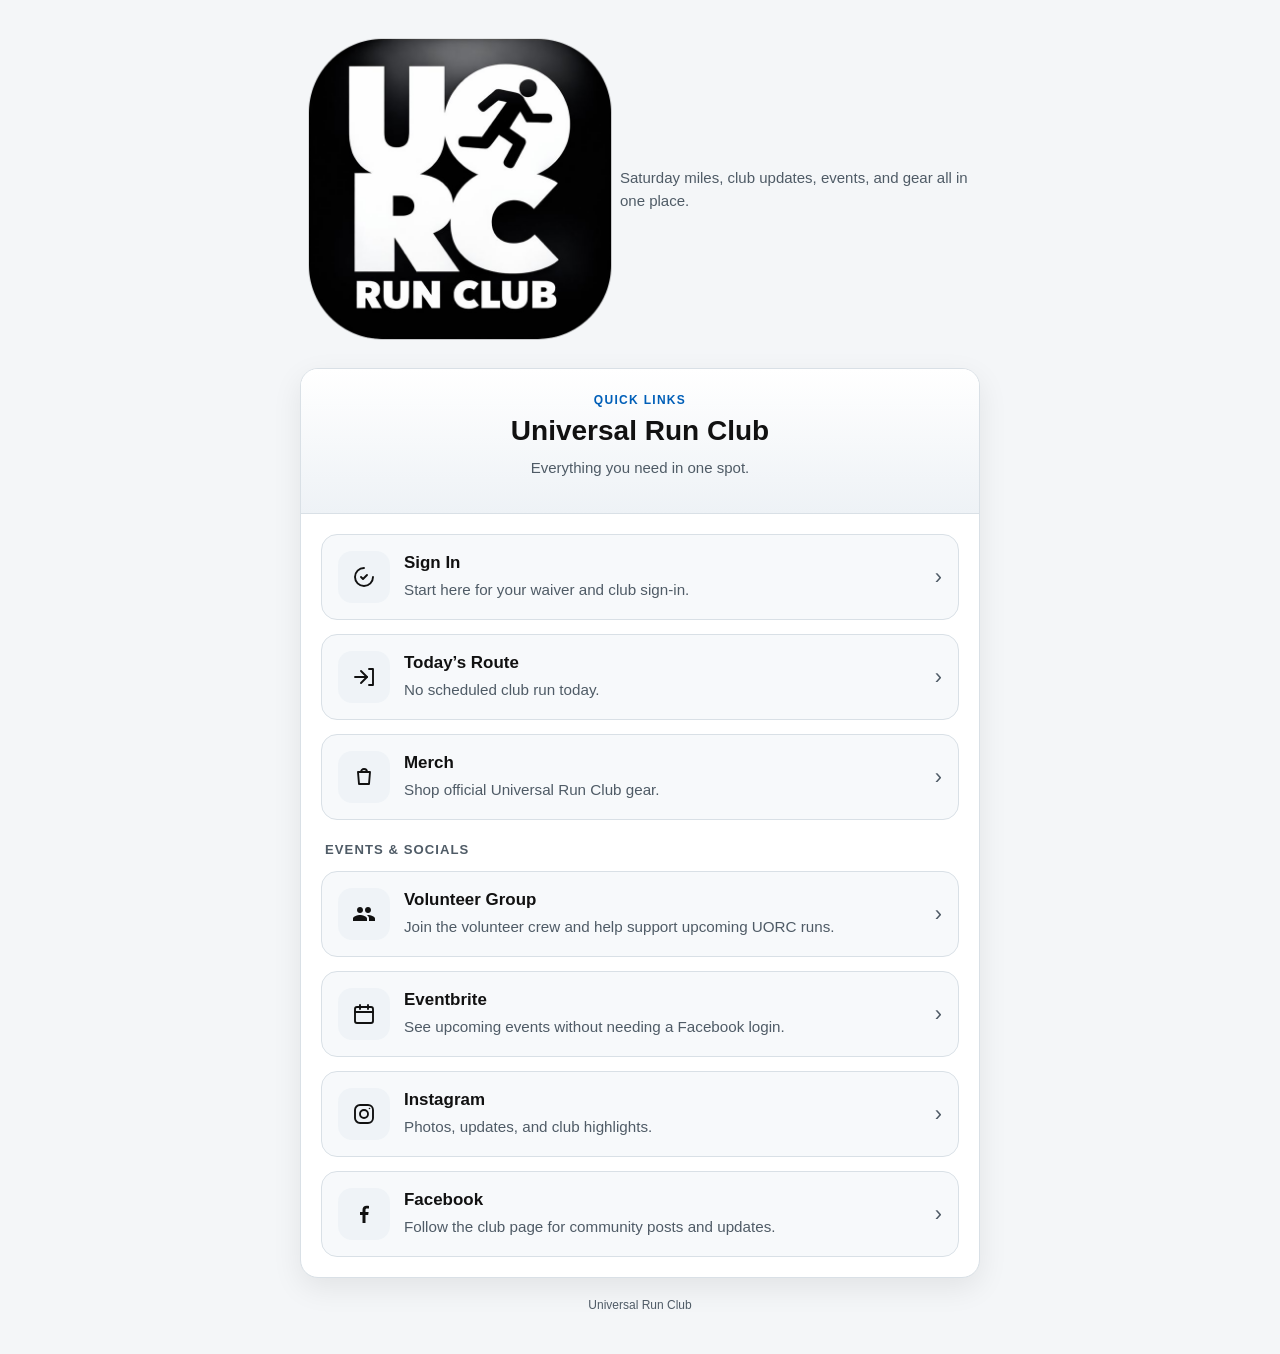
<file: index.html>
<!DOCTYPE html>
<html lang="en">
<head>
  <meta charset="UTF-8">
  <meta
    name="viewport"
    content="width=device-width, initial-scale=1.0, viewport-fit=cover"
  >
  <title>UORC Run Club</title>
  
  <link rel="manifest" href="/manifest.webmanifest">
  <meta name="apple-mobile-web-app-title" content="UORC">
  <meta name="application-name" content="UORC">

  <link rel="stylesheet" href="css/styles.css">
  <link rel="stylesheet" href="css/landing.css">

  <link rel="apple-touch-icon" sizes="180x180" href="assets/uorc_app_icon_black.png">
  <link rel="apple-touch-icon" sizes="167x167" href="assets/uorc_app_icon_black.png">
  <link rel="apple-touch-icon" sizes="152x152" href="assets/uorc_app_icon_black.png">
  <link rel="apple-touch-icon" sizes="120x120" href="assets/uorc_app_icon_black.png">
  <link rel="icon" type="image/png" href="assets/uorc_app_icon_black.png">
  
  <meta name="apple-web-app-capable" content="yes">
  <meta name="apple-mobile-web-app-title" content="UORC">
  
</head>
<body>
  <main class="container landing-page">
    <section class="landing-hero">
      <img
        id="landingLogo"
        class="landing-logo"
        src="assets/uorc_app_icon_black.png"
        alt="UORC Run Club Logo"
      >
            <p class="subtext landing-tagline">
        Saturday miles, club updates, events, and gear all in one place.
      </p>
    </section>

    <section class="card landing-card-shell">
      <div class="header landing-header">
        <div class="eyebrow">Quick Links</div>
        <h1>Universal Run Club</h1>
        <p class="subtext">
          Everything you need in one spot.
        </p>
      </div>

      <div class="content landing-links">
        <a class="landing-link landing-link-primary" href="waiver.html">
          <span class="landing-link-icon" aria-hidden="true">
            <svg viewBox="0 0 24 24" fill="none" stroke="currentColor" stroke-width="1.9" stroke-linecap="round" stroke-linejoin="round">
              <path d="M9 12l2 2 4-4"></path>
              <path d="M21 12c0 4.97-4.03 9-9 9s-9-4.03-9-9 4.03-9 9-9"></path>
            </svg>
          </span>
          <span class="landing-link-copy">
            <span class="landing-link-title">Sign In</span>
            <span class="landing-link-text">Start here for your waiver and club sign-in.</span>
          </span>
          <span class="landing-link-arrow" aria-hidden="true">›</span>
        </a>
        
        <a id="todayRouteTile" class="landing-link" href="#" target="_blank" rel="noopener noreferrer" hidden>
          <span class="landing-link-icon" aria-hidden="true">
            <svg viewBox="0 0 24 24" fill="none" stroke="currentColor" stroke-width="1.9" stroke-linecap="round" stroke-linejoin="round">
              <path d="M9 18l6-6-6-6"></path>
              <path d="M3 12h12"></path>
              <path d="M17 4h4v16h-4"></path>
            </svg>
          </span>
          <span class="landing-link-copy">
            <span id="todayRouteTitle" class="landing-link-title">Today’s Route</span>
            <span id="todayRouteText" class="landing-link-text">Checking today’s route...</span>
          </span>
          <span class="landing-link-arrow" aria-hidden="true">›</span>
        </a>
        
        <a
          class="landing-link"
          href="https://universalrunclub.shop/"
          target="_blank"
          rel="noopener noreferrer"
        >
          <span class="landing-link-icon" aria-hidden="true">
            <svg viewBox="0 0 24 24" fill="none" stroke="currentColor" stroke-width="1.9" stroke-linecap="round" stroke-linejoin="round">
              <path d="M6 7h12l-1 12H7L6 7z"></path>
              <path d="M9 7a3 3 0 0 1 6 0"></path>
            </svg>
          </span>
          <span class="landing-link-copy">
            <span class="landing-link-title">Merch</span>
            <span class="landing-link-text">Shop official Universal Run Club gear.</span>
          </span>
          <span class="landing-link-arrow" aria-hidden="true">›</span>
        </a>

        <div class="landing-section-label">Events & Socials</div>
        
        <a
          class="landing-link landing-link-volunteer"
          href="https://www.facebook.com/groups/1417265726030254/"
          target="_blank"
          rel="noopener noreferrer"
        >
          <span class="landing-link-icon" aria-hidden="true">
            <svg viewBox="0 0 24 24" fill="currentColor" aria-hidden="true">
              <path d="M16 11c1.7 0 3-1.3 3-3s-1.3-3-3-3-3 1.3-3 3 1.3 3 3 3zm-8 0c1.7 0 3-1.3 3-3S9.7 5 8 5 5 6.3 5 8s1.3 3 3 3zm0 2c-2.3 0-7 1.2-7 3.5V19h14v-2.5C15 14.2 10.3 13 8 13zm8 0c-.3 0-.7 0-1.1.1 1.2.8 2.1 1.9 2.1 3.4V19h6v-2.5c0-2.3-4.7-3.5-7-3.5z"/>
            </svg>
          </span>
        
          <span class="landing-link-copy">
            <span class="landing-link-title">Volunteer Group</span>
            <span class="landing-link-text">Join the volunteer crew and help support upcoming UORC runs.</span>
          </span>
        
          <span class="landing-link-arrow" aria-hidden="true">›</span>
        </a>
        
        <a
          class="landing-link landing-link-featured"
          href="https://www.eventbrite.com/e/universal-5k-saturday-mornings-presented-by-universal-run-club-tickets-1977950618545?utm-campaign=social&utm-content=attendeeshare&utm-medium=discovery&utm-term=listing&utm-source=cp&aff=ebdsshcopyurl"
          target="_blank"
          rel="noopener noreferrer"
        >
          <span class="landing-link-icon" aria-hidden="true">
            <svg viewBox="0 0 24 24" fill="none" stroke="currentColor" stroke-width="1.9" stroke-linecap="round" stroke-linejoin="round">
              <rect x="3" y="5" width="18" height="16" rx="2"></rect>
              <path d="M8 3v4"></path>
              <path d="M16 3v4"></path>
              <path d="M3 10h18"></path>
            </svg>
          </span>
          <span class="landing-link-copy">
            <span class="landing-link-title">Eventbrite</span>
            <span class="landing-link-text">See upcoming events without needing a Facebook login.</span>
          </span>
          <span class="landing-link-arrow" aria-hidden="true">›</span>
        </a>

        <a
          class="landing-link"
          href="https://www.instagram.com/universalrunclub"
          target="_blank"
          rel="noopener noreferrer"
        >
          <span class="landing-link-icon" aria-hidden="true">
            <svg viewBox="0 0 24 24" fill="none" stroke="currentColor" stroke-width="1.9" stroke-linecap="round" stroke-linejoin="round">
              <rect x="3" y="3" width="18" height="18" rx="5"></rect>
              <circle cx="12" cy="12" r="4"></circle>
              <circle cx="17.5" cy="6.5" r="0.8" fill="currentColor" stroke="none"></circle>
            </svg>
          </span>
          <span class="landing-link-copy">
            <span class="landing-link-title">Instagram</span>
            <span class="landing-link-text">Photos, updates, and club highlights.</span>
          </span>
          <span class="landing-link-arrow" aria-hidden="true">›</span>
        </a>

        <a
          class="landing-link"
          href="https://www.facebook.com/profile.php?id=100093467404536"
          target="_blank"
          rel="noopener noreferrer"
        >
          <span class="landing-link-icon" aria-hidden="true">
            <svg viewBox="0 0 24 24" fill="currentColor" aria-hidden="true">
              <path d="M13.5 21v-8h2.7l.4-3h-3.1V8.1c0-.9.2-1.5 1.5-1.5H17V3.9c-.4-.1-1.3-.1-2.4-.1-2.4 0-4.1 1.4-4.1 4.1V10H8v3h2.5v8h3z"/>
            </svg>
          </span>
          <span class="landing-link-copy">
            <span class="landing-link-title">Facebook</span>
            <span class="landing-link-text">Follow the club page for community posts and updates.</span>
          </span>
          <span class="landing-link-arrow" aria-hidden="true">›</span>
        </a>
      </div>
    </section>

    <p class="footer-note">Universal Run Club</p>
  </main>
  <script src="js/app-common.js"></script>
  <script src="js/landing.js"></script>
</body>
</html>
</file>
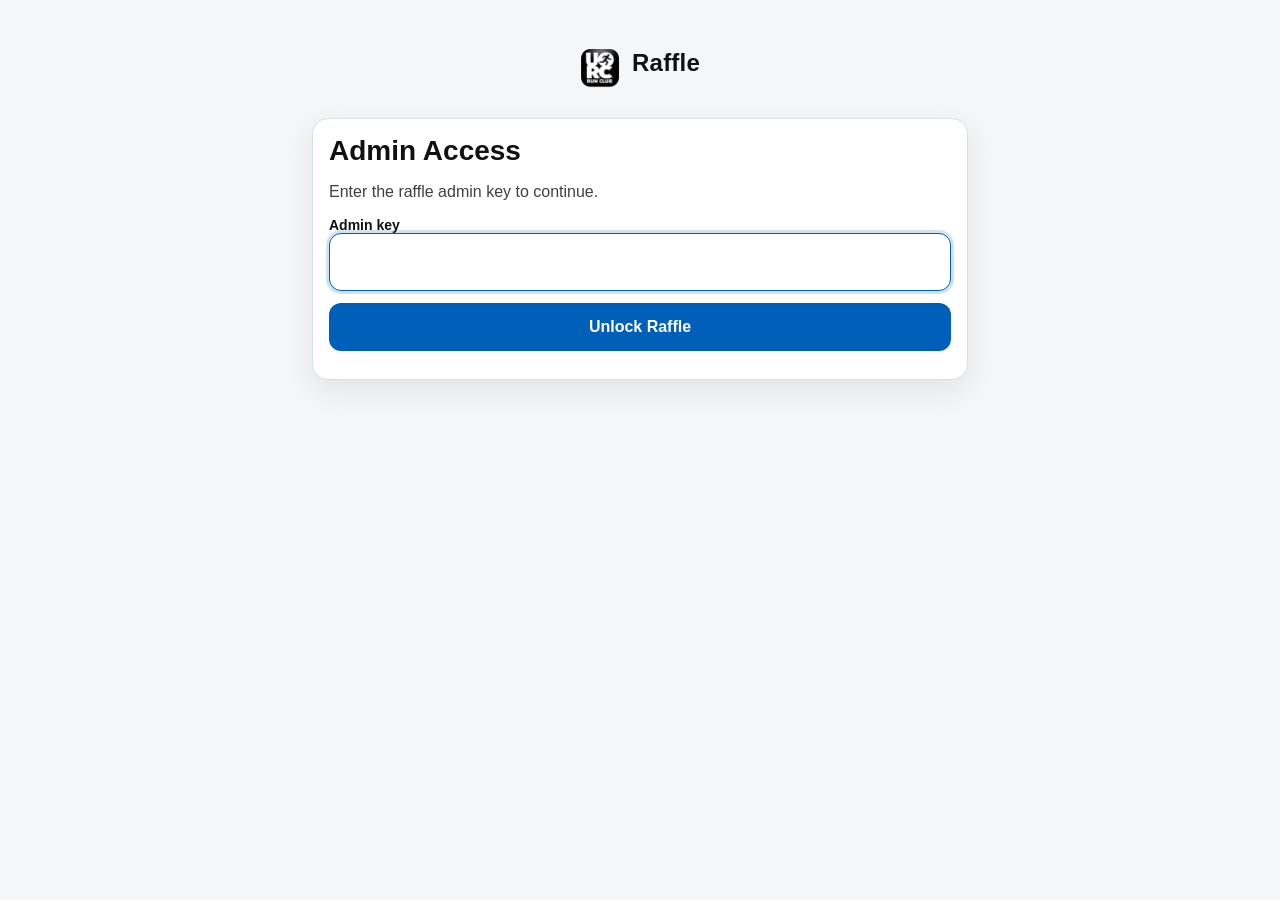
<file: raffle.html>
<!doctype html>
<html lang="en">
<head>
  <meta charset="utf-8">
  <meta name="viewport" content="width=device-width, initial-scale=1, minimum-scale=1, viewport-fit=cover">
  
  <!-- Browser Cache Buster -->
  <meta http-equiv="Cache-Control" content="no-store, no-cache, must-revalidate, max-age=0">
  <meta http-equiv="Cache-Control" content="post-check=0, pre-check=0">
  <meta http-equiv="Pragma" content="no-cache">
  <meta http-equiv="Expires" content="0">
  <!-- End of Cache Buster --> 
  
  <link rel="apple-touch-icon" sizes="180x180" href="assets/uorc_app_icon_blue.png">
  <link rel="apple-touch-icon" sizes="167x167" href="assets/uorc_app_icon_blue.png">
  <link rel="apple-touch-icon" sizes="152x152" href="assets/uorc_app_icon_blue.png">
  <link rel="apple-touch-icon" sizes="120x120" href="assets/uorc_app_icon_blue.png">
  <link rel="icon" type="image/png" href="assets/uorc_app_icon_blue.png">
  <meta name="apple-web-app-capable" content="yes">
  <meta name="apple-mobile-web-app-title" content="Raffle">
  <link rel="stylesheet" href="css/styles.css">
  <title>UORC Raffle</title>
</head>
<body>
  <main class="page-shell">
    <section class="page-header">
      <div class="header-brand">
        <picture>
          <source 
            srcset="assets/uorc_app_icon_blue.png"
            media="(prefers-color-scheme: dark)">
          <img
            src="assets/uorc_app_icon_black.png"
            alt="UORC"
            class="header-logo"
          >
        </picture>
    
        <h1 class="header-title">Raffle</h1>
      </div>
    </section>

    <form class="card" id="authCard">
      <h2>Admin Access</h2>
      <p class="muted">Enter the raffle admin key to continue.</p>
      <label for="adminKeyInput">Admin key</label>
      <input id="adminKeyInput" type="tel" inputmode="numeric" pattern="[0-9]*" autocomplete="one-time-code">
      <div class="button-row">
        <button id="unlockBtn" class="primary-btn" type="submit">Unlock Raffle</button>
      </div>
      <div id="authStatus" class="status-text"></div>
    </form>

    <section id="raffleApp" hidden>
      <section class="card" id="drawCard">
        <h2>Draw Winners</h2>
        <label for="winnerCount">Number of winners to draw</label>
        <input id="winnerCount" type="tel" inputmode="numeric" pattern="[0-9]*" placeholder="Enter number of winners">
        <div class="button-row">
          <button id="drawBtn" class="primary-btn" type="button">Draw winner(s)</button>
        </div>
        <p class="meta-line">Last draw: <span id="lastDraw"></span></p>
      </section>

      <section class="card" id="winnersCard" hidden>
        <h2>Current active winner(s)</h2>
        <div id="winnerList" class="winner-list"></div>
        <div class="button-row stacked">
          <button id="redrawSelectedBtn" class="secondary-btn" type="button" disabled>Redraw selected</button>
        </div>
      </section>

      <section class="card" id="redrawBlock" hidden>
        <h2>Additional Winners</h2>
        <p class="muted">Use this only when you intentionally want more active winners added.</p>
        <label class="checkbox-row">
          <input id="allowRedraw" type="checkbox">
          <span>I understand this will append more active winners to the log.</span>
        </label>
        <div class="button-row">
          <button id="drawAdditionalBtn" class="danger-btn" type="button" disabled>Draw Additional Participants</button>
        </div>
      </section>

      <section class="card">
          <iframe name="raffleTransportFrame" id="raffleTransportFrame" hidden></iframe>
        <div class="button-row">
          <button id="forgetKeyBtn" class="secondary-btn" type="button">Logout</button>
        </div>
      </section>
    </section>
  </main>



  <form id="raffleTransportForm"
        action="https://script.google.com/macros/s/AKfycbxZAJdavH1MeigpmSMskTE7LGvYr2E8VTodtHJAEZ9-7o3KP4k6j8vK4HfWSofbPdFspg/exec?route=raffle"
        method="post"
        target="raffleTransportFrame"
        hidden>
    <input type="hidden" name="action" id="transportAction">
    <input type="hidden" name="adminKey" id="transportAdminKey">
    <input type="hidden" name="winnerCount" id="transportWinnerCount">
    <div id="selectedKeysContainer"></div>
  </form>
  
  <div id="toastHost" class="toast-host" aria-live="polite" aria-atomic="true"></div>  
  <div id="toastBackdrop" class="toast-backdrop"></div>
  
  <script src="/js/app-common.js" defer></script>
  <script src="/js/raffle.js" defer></script>

</body>
</html>
</file>
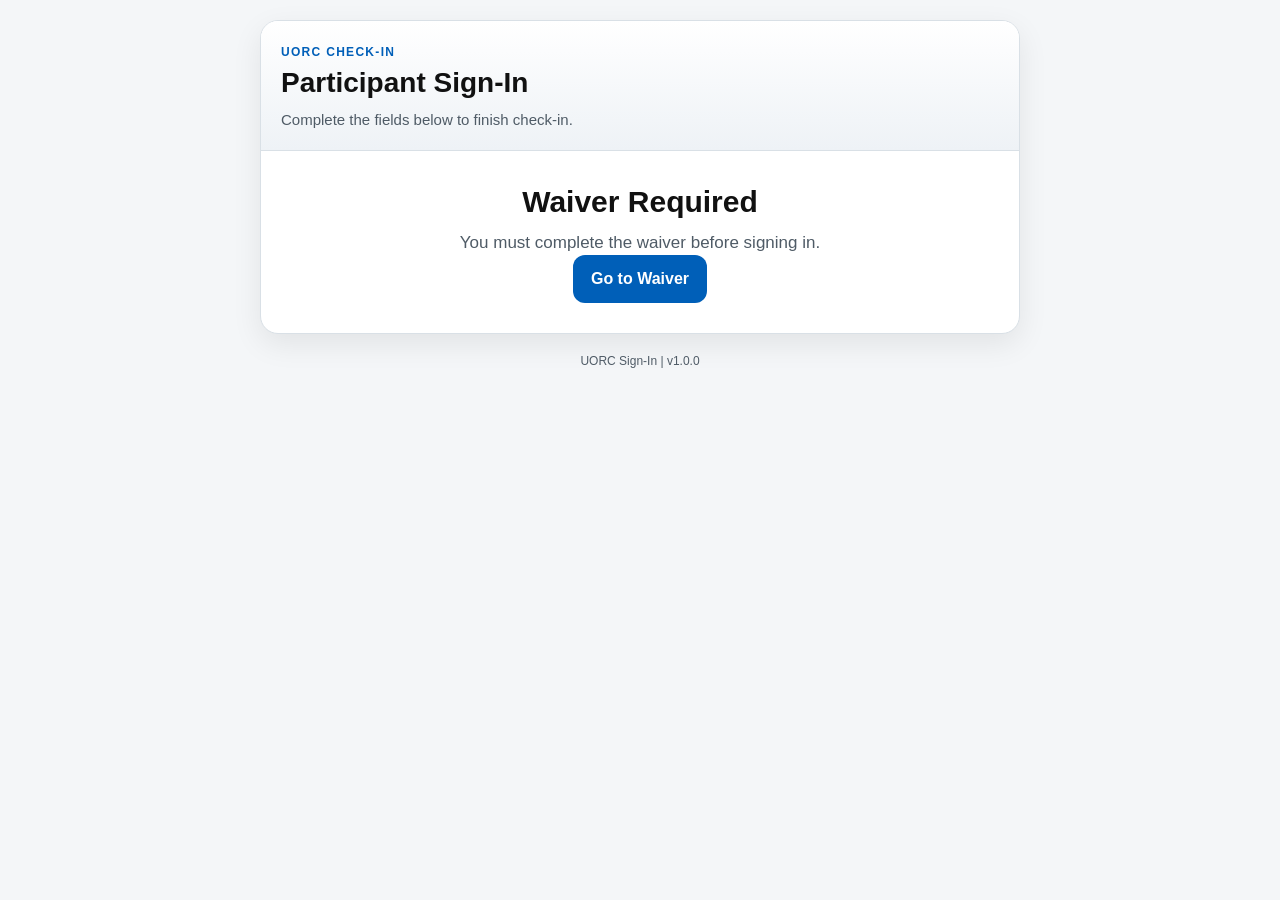
<file: signin.html>
<!DOCTYPE html>
<html lang="en">
  <head>
    <meta charset="UTF-8" />
    <meta name="viewport" content="width=device-width, initial-scale=1.0" />
    <title id="pageTitle">UORC Sign-In</title>
    
    <!-- Browser Cache Buster -->
    <meta http-equiv="Cache-Control" content="no-store, no-cache, must-revalidate, max-age=0">
    <meta http-equiv="Cache-Control" content="post-check=0, pre-check=0">
    <meta http-equiv="Pragma" content="no-cache">
    <meta http-equiv="Expires" content="0">
    <!-- End of Cache Buster --> 
    
    <link rel="apple-touch-icon" sizes="180x180" href="assets/uorc_app_icon_black.png">
    <link rel="apple-touch-icon" sizes="167x167" href="assets/uorc_app_icon_black.png">
    <link rel="apple-touch-icon" sizes="152x152" href="assets/uorc_app_icon_black.png">
    <link rel="apple-touch-icon" sizes="120x120" href="assets/uorc_app_icon_black.png">
    <link rel="icon" type="image/png" href="assets/uorc_app_icon_black.png">
  
    <meta name="apple-web-app-capable" content="yes">
    <meta name="apple-mobile-web-app-title" content="Sign-In">
  
    <link rel="stylesheet" href="css/styles.css">
    
  </head>
  <body>
    <div class="container">
      <div class="card">
        <div class="header">
          <div class="eyebrow">UORC Check-In</div>
          <h1>Participant Sign-In</h1>
          <div class="subtext">Complete the fields below to finish check-in.</div>
        </div>
    
        <div class="content" id="formContainer">
          <div class="waiver-status" id="waiverStatus">Checking waiver status...</div>
    
          <form id="form" method="POST" target="submitFrame" action="https://script.google.com/macros/s/AKfycbxZAJdavH1MeigpmSMskTE7LGvYr2E8VTodtHJAEZ9-7o3KP4k6j8vK4HfWSofbPdFspg/exec?route=signin" novalidate>
            
            <div class="field-row">
              <div class="field-group">
                <label for="firstName">First Name</label>
                <input type="text" id="firstName" name="firstName" required autocomplete="given-name">
                <div id="firstNameError" class="field-error" aria-live="polite"></div>
              </div>
            
              <div class="field-group">
                <label for="lastName">Last Name</label>
                <input type="text" id="lastName" name="lastName" required autocomplete="family-name">
                <div id="lastNameError" class="field-error" aria-live="polite"></div>
              </div>
            </div>
    
            <div class="field-group">
              <label for="email">Email Address</label>
              <input id="email" name="email" type="email" autocomplete="email" pattern="^[^\s@]+@[^\s@]+\.[^\s@]+$" required>
              <div id="emailError" class="field-error" aria-live="polite"></div>
            </div>
    
            <div class="field-group">
              <label for="phone">Phone Number</label>
              <input id="phone" name="phone" type="tel" autocomplete="tel">
              <div class="helper">Optional.</div>
              <div id="phoneError" class="field-error" aria-live="polite"></div>
            </div>
    
            <div class="field-row">
              <div class="field-group">
                <label for="emergencyName">Emergency Contact Name</label>
                <input type="text" id="emergencyName" name="emergencyName">
                <div class="helper">Optional unless phone is entered.</div>
                <div id="emergencyNameError" class="field-error" aria-live="polite"></div>
              </div>
            
              <div class="field-group">
                <label for="emergencyPhone">Emergency Contact Phone</label>
                <input id="emergencyPhone" name="emergencyPhone" type="tel" autocomplete="tel">
                <div class="helper">Optional unless name is entered.</div>
                <div id="emergencyPhoneError" class="field-error" aria-live="polite"></div>
              </div>
            </div>
            
            <iframe name="submitFrame" id="submitFrame" style="display:none;"></iframe>
            <div id="message" class="message"></div>
            
            <div class="field-group raffle-opt-out-group">
              <label class="checkbox-row" for="raffleOptOut">
                <input type="checkbox" id="raffleOptOut" name="raffleOptOut" value="Yes">
                <span>
                  Do not include me in today’s raffle.
                </span>
              </label>
            </div>
            
            <div class="actions">
              <button type="submit" class="primary" id="submitBtn">Check In</button>
              <button type="button" class="secondary" id="backBtn">Back to Waiver</button>
            </div>
    
    
            
            <input type="hidden" id="waiverAcceptance" name="waiverAcceptance">
            <input type="hidden" id="signature" name="signature">
            <input type="hidden" id="waiverSignedAt" name="waiverSignedAt">
            
          </form>
        </div>
    
        <div id="lockedScreen" class="locked-screen">
          <h2>Waiver Required</h2>
          <p>You must complete the waiver before signing in.</p>
          <button id="goToWaiver" class="primary">Go to Waiver</button>
        </div>
    
        <div id="successScreen" class="success-screen">
          <div class="success-content">
            <svg class="checkin-icon" viewBox="0 0 756 783" aria-hidden="true">
              <path d="M 519.0 144.0 L 527.0 154.0 L 534.0 172.0 L 533.0 193.0 L 524.0 211.0 L 510.0 224.0 L 491.0 231.0 L 425.0 232.0 L 420.0 236.0 L 354.0 366.0 L 343.0 394.0 L 341.0 419.0 L 345.0 437.0 L 353.0 452.0 L 362.0 462.0 L 490.0 546.0 L 501.0 557.0 L 444.0 725.0 L 445.0 742.0 L 453.0 757.0 L 466.0 768.0 L 482.0 773.0 L 492.0 773.0 L 508.0 768.0 L 526.0 750.0 L 607.0 532.0 L 606.0 520.0 L 600.0 510.0 L 489.0 411.0 L 484.0 403.0 L 519.0 332.0 L 567.0 246.0 L 575.0 223.0 L 572.0 197.0 L 563.0 178.0 L 540.0 154.0 Z"/><path d="M 400.0 509.0 L 352.0 475.0 L 339.0 462.0 L 330.0 444.0 L 252.0 551.0 L 248.0 553.0 L 104.0 553.0 L 87.0 561.0 L 78.0 571.0 L 73.0 582.0 L 73.0 602.0 L 78.0 614.0 L 87.0 624.0 L 97.0 630.0 L 108.0 633.0 L 286.0 633.0 L 294.0 631.0 L 309.0 623.0 L 318.0 614.0 Z"/><path d="M 512.0 157.0 L 501.0 146.0 L 491.0 141.0 L 480.0 139.0 L 318.0 139.0 L 303.0 144.0 L 292.0 153.0 L 285.0 164.0 L 236.0 291.0 L 233.0 311.0 L 238.0 328.0 L 246.0 338.0 L 263.0 347.0 L 279.0 348.0 L 294.0 343.0 L 306.0 333.0 L 312.0 323.0 L 349.0 225.0 L 356.0 216.0 L 489.0 215.0 L 495.0 213.0 L 507.0 205.0 L 517.0 187.0 L 517.0 169.0 Z"/><path d="M 543.0 319.0 L 591.0 375.0 L 601.0 380.0 L 616.0 381.0 L 628.0 377.0 L 731.0 324.0 L 743.0 309.0 L 746.0 288.0 L 740.0 273.0 L 732.0 264.0 L 719.0 257.0 L 700.0 256.0 L 632.0 289.0 L 623.0 289.0 L 612.0 278.0 L 586.0 243.0 Z"/><path d="M 578.0 10.0 L 555.0 17.0 L 532.0 36.0 L 519.0 62.0 L 517.0 86.0 L 520.0 101.0 L 527.0 117.0 L 544.0 136.0 L 568.0 148.0 L 597.0 150.0 L 613.0 146.0 L 627.0 139.0 L 644.0 123.0 L 656.0 99.0 L 658.0 71.0 L 649.0 45.0 L 633.0 26.0 L 610.0 13.0 L 598.0 10.0 Z"/><path d="M 39.0 447.0 L 42.0 457.0 L 48.0 460.0 L 265.0 460.0 L 274.0 453.0 L 273.0 443.0 L 266.0 438.0 L 48.0 438.0 L 42.0 441.0 Z"/><path d="M 10.0 325.0 L 12.0 335.0 L 21.0 339.0 L 195.0 338.0 L 201.0 331.0 L 201.0 323.0 L 194.0 317.0 L 18.0 317.0 Z"/><path d="M 62.0 214.0 L 64.0 225.0 L 72.0 229.0 L 215.0 229.0 L 222.0 226.0 L 225.0 221.0 L 225.0 214.0 L 219.0 207.0 L 69.0 207.0 Z"/><path d="M 158.0 386.0 L 159.0 397.0 L 168.0 402.0 L 299.0 402.0 L 306.0 399.0 L 309.0 394.0 L 307.0 384.0 L 301.0 380.0 L 165.0 380.0 Z"/><path d="M 138.0 163.0 L 140.0 169.0 L 148.0 174.0 L 238.0 174.0 L 246.0 169.0 L 248.0 160.0 L 240.0 152.0 L 147.0 152.0 L 141.0 155.0 Z"/><path d="M 100.0 272.0 L 101.0 279.0 L 110.0 285.0 L 193.0 285.0 L 200.0 280.0 L 202.0 274.0 L 200.0 268.0 L 191.0 263.0 L 109.0 263.0 L 102.0 267.0 Z"/><path d="M 152.0 501.0 L 153.0 508.0 L 162.0 514.0 L 240.0 514.0 L 246.0 511.0 L 249.0 506.0 L 247.0 496.0 L 239.0 492.0 L 161.0 492.0 L 156.0 494.0 Z"/>
            </svg>
            <div class="success-text">
              <h2 id="successMessage">You're checked in</h2>
              <p id="encouragementMessage">Have a great run.</p>
              <button id="nextBtn" class="primary success-next-btn">
                Check In Another Participant
              </button>
            </div>
          </div>
        </div>
      
      </div>
    
      <div class="footer-note" id="footerVersion"></div>
    </div>
    <script src="/js/app-common.js" defer></script>
    <script src="/js/signin.js" defer></script>
    
  </body>
</html>
</file>
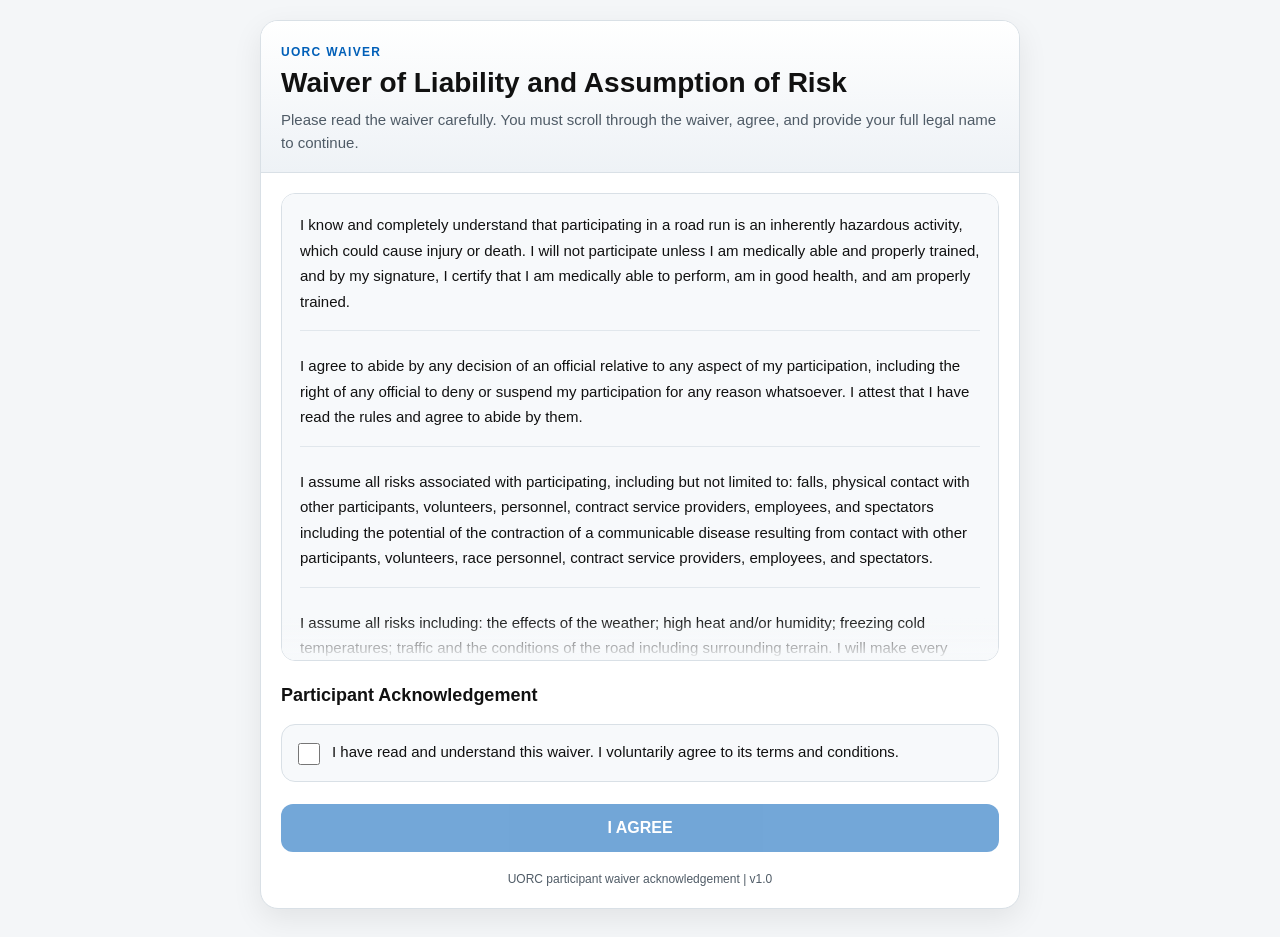
<file: waiver.html>
<!DOCTYPE html>
<html lang="en">
<head>
  <meta charset="UTF-8" />
  <meta name="viewport" content="width=device-width, initial-scale=1.0" />
  <title>UORC Waiver of Liability</title>
  
  <link rel="manifest" href="/manifest.webmanifest">
  <meta name="theme-color" content="#0f1115">
  
  <!-- Browser Cache Buster -->
  <meta http-equiv="Cache-Control" content="no-store, no-cache, must-revalidate, max-age=0">
  <meta http-equiv="Cache-Control" content="post-check=0, pre-check=0">
  <meta http-equiv="Pragma" content="no-cache">
  <meta http-equiv="Expires" content="0">
  <!-- End of Cache Buster -->

  <!-- Apple iOS WebApp functionality -->
  <meta name="apple-web-app-capable" content="yes" />
  <meta name="apple-mobile-web-app-status-bar-style" content="black" />
  <meta name="apple-mobile-web-app-title" content="Sign-In" />

  <link rel="apple-touch-icon" sizes="180x180" href="assets/uorc_app_icon_black.png">
  <link rel="apple-touch-icon" sizes="167x167" href="assets/uorc_app_icon_black.png">
  <link rel="apple-touch-icon" sizes="152x152" href="assets/uorc_app_icon_black.png">
  <link rel="apple-touch-icon" sizes="120x120" href="assets/uorc_app_icon_black.png">
  <link rel="icon" type="image/png" href="assets/uorc_app_icon_black.png">

  <link rel="stylesheet" href="css/styles.css">
</head>
<body>
  <div class="container">
    <div class="card">
      <div class="header">
        <div class="eyebrow">UORC Waiver</div>
        <h1>Waiver of Liability and Assumption of Risk</h1>
        <div class="subtext">
          Please read the waiver carefully. You must scroll through the waiver, agree, and provide your full legal name to continue.
        </div>
      </div>

      <div class="content">
        <div class="waiver-shell" id="waiverShell">
          <div class="waiver-box" id="waiverBox">

              <p class="waiver-section">
                I know and completely understand that participating in a road run is an inherently
                hazardous activity, which could cause injury or death. I will not participate unless I am
                medically able and properly trained, and by my signature, I certify that I am medically
                able to perform, am in good health, and am properly trained.
              </p>
          
              <p class="waiver-section">
                I agree to abide by any decision of an official relative to any aspect of my participation,
                including the right of any official to deny or suspend my participation for any reason
                whatsoever. I attest that I have read the rules and agree to abide by them.
              </p>
          
              <p class="waiver-section">
                I assume all risks associated with participating, including but not limited to: falls,
                physical contact with other participants, volunteers, personnel, contract service
                providers, employees, and spectators including the potential of the contraction of a
                communicable disease resulting from contact with other participants, volunteers, race
                personnel, contract service providers, employees, and spectators.
              </p>
          
              <p class="waiver-section">
                I assume all risks including: the effects of the weather; high heat and/or humidity;
                freezing cold temperatures; traffic and the conditions of the road including surrounding
                terrain. I will make every effort possible to remain aware of dynamic and dangerous
                environments, such as crosswalks and shared use paths, obeying all applicable laws.
              </p>
          
              <p class="waiver-section">
                I further agree to abide by the Center for Disease Control’s (CDC) recommendations for
                the prevention of the spread of the 2019 Novel Coronavirus Disease (COVID-19) and
                other communicable diseases, and I attest to having read the CDC’s guidance at:<br>
                <a href="https://www.cdc.gov/coronavirus/2019-ncov/prepare/prevention.html" target="_blank" rel="noopener noreferrer">
                  https://www.cdc.gov/coronavirus/2019-ncov/prepare/prevention.html
                </a>.
              </p>
          
              <p class="waiver-section">
                I assume all such risks being known, appreciated, and accepted by me.
              </p>
          
              <p class="waiver-section">
                I understand that bicycles, skateboards, baby joggers/strollers, roller skates or inline
                skates, animals, and personal music players are not allowed, and I will abide by all host
                rules.
              </p>
          
              <p class="waiver-section">
                Having read this waiver and knowing these facts and in consideration of your accepting
                my participation, I, for myself and anyone entitled to act on my behalf, waive and release
                the 556 ONE Foundation, the city of Orlando, Comcast, NBCUniversal, any event
                hosting venue(s), and the Road Runners Club of America, all event sponsors, their
                representatives and successors from all claims or liabilities of any kind arising out of my
                participation, even though that liability may arise out of negligence or carelessness on
                the part of the persons named in this waiver.
              </p>
          
              <p class="waiver-section">
                In addition, I acknowledge the contagious nature of COVID-19 and other communicable
                diseases and voluntarily assume the risk that I may be exposed to or infected by
                COVID-19 and/or other communicable diseases by participating.
              </p>
          
              <p class="waiver-section">
                I acknowledge that such exposure or infection may result in personal injury, illness,
                permanent disability, and/or death. I understand that the risk of becoming exposed to or
                infected by COVID-19 in connection with my participation in this event and personally
                assume this risk.
              </p>
          
              <p class="waiver-section">
                I grant permission to all of the foregoing to use my photographs, motion pictures,
                recordings or any other record for any legitimate purposes.
              </p>
          
              <p class="waiver-section">
                I understand that 556 ONE Foundation does not provide for refunds in the event of a
                cancellation, and by signing this waiver, I consent that I am not entitled to a refund if an
                event is cancelled before or during.
              </p>

          </div>
        </div>

      <div class="section-title">Participant Acknowledgement</div>

      <div class="agree-row">
        <input type="checkbox" id="agreeCheckbox" />
        <div class="agree-label">
          I have read and understand this waiver. I voluntarily agree to its terms and conditions.
        </div>
      </div>

      <div class="signature-section" id="signatureSection">
        <label for="fullLegalName">Full Legal Name</label>
        <input
          type="text"
          id="fullLegalName"
          name="fullLegalName"
          placeholder="Type your full legal name"
          autocomplete="name"
        />
        <div class="helper">
          By entering your full legal name, you are providing your electronic signature.
        </div>
      </div>

      <div class="actions">
        <button type="button" class="primary-btn" id="continueBtn" disabled>I AGREE</button>
      </div>

      <div class="message" id="messageBox"></div>

      <div class="footer-note">
        UORC participant waiver acknowledgement | v1.0
      </div>
    </div>
  </div>
</div>
  <script src="/js/app-common.js" defer></script>
  <script src="/js/waiver.js" defer></script>
</body>
</html>
</file>
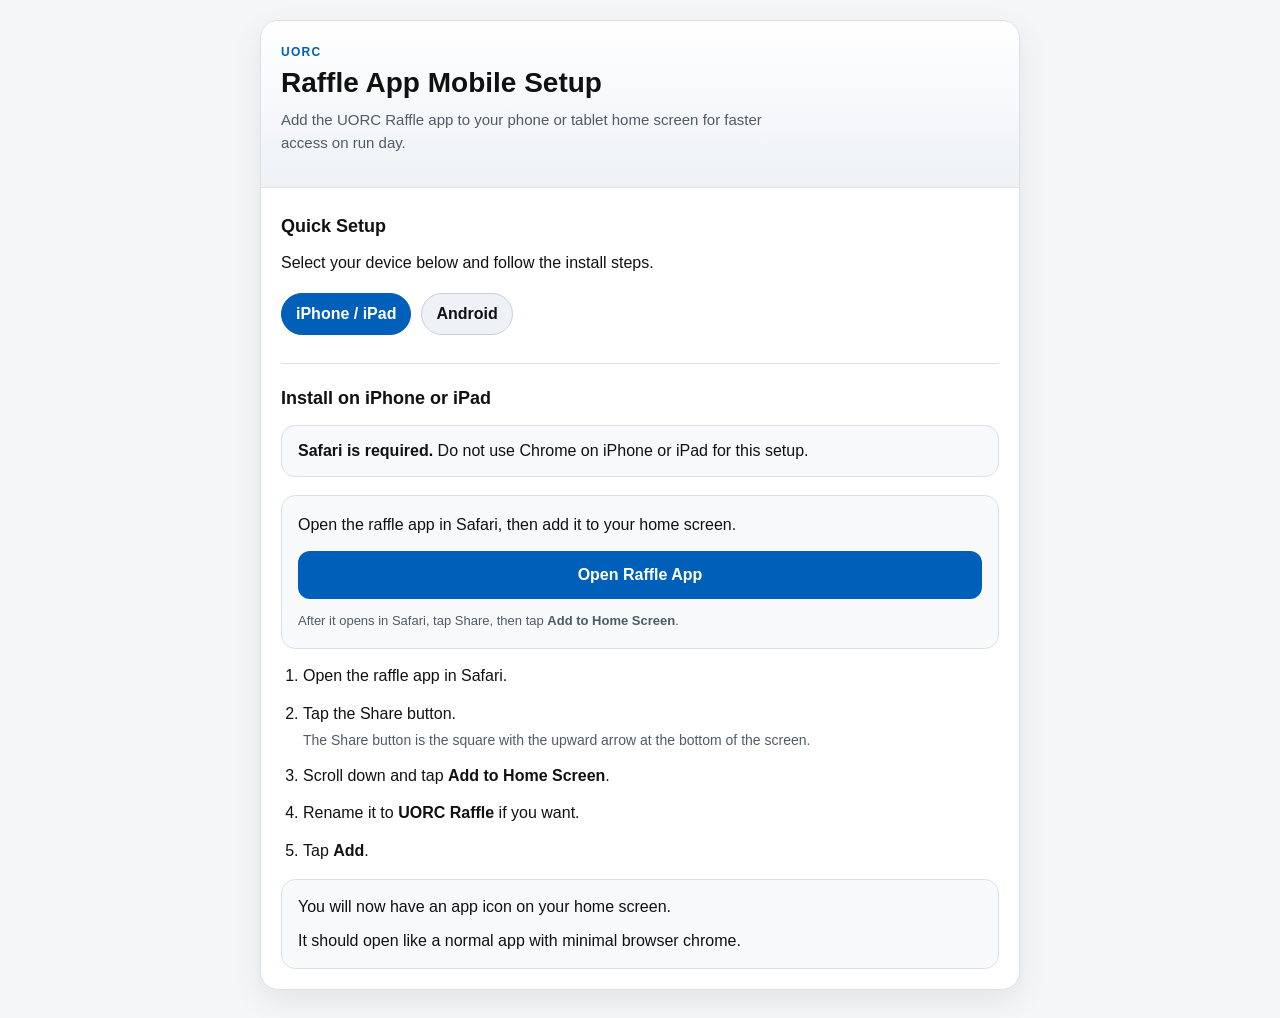
<file: docs/quickstart-raffle.html>
<!DOCTYPE html>
<html lang="en">
<head>
  <meta charset="UTF-8" />
  <meta name="viewport" content="width=device-width, initial-scale=1.0" />
  <title id="pageTitle">UORC Raffle</title>
  <meta name="uorc-app-url" content="https://uorcrunclub.github.io/raffle.html">
  <link rel="manifest" href="/manifest.webmanifest">
  <meta name="theme-color" content="#0f1115">

  <!-- Browser Cache Buster -->
  <meta http-equiv="Cache-Control" content="no-store, no-cache, must-revalidate, max-age=0">
  <meta http-equiv="Cache-Control" content="post-check=0, pre-check=0">
  <meta http-equiv="Pragma" content="no-cache">
  <meta http-equiv="Expires" content="0">
  <!-- End of Cache Buster -->

  <link rel="apple-touch-icon" sizes="180x180" href="assets/uorc_app_icon_black.png">
  <link rel="apple-touch-icon" sizes="167x167" href="assets/uorc_app_icon_black.png">
  <link rel="apple-touch-icon" sizes="152x152" href="assets/uorc_app_icon_black.png">
  <link rel="apple-touch-icon" sizes="120x120" href="assets/uorc_app_icon_black.png">
  <link rel="icon" type="image/png" href="assets/uorc_app_icon_black.png">

  <meta name="apple-web-app-capable" content="yes">
  <meta name="apple-mobile-web-app-title" content="UORC Raffle">

  <link rel="stylesheet" href="/css/styles.css">
</head>
<body>
  <div class="container">
    <div class="card">
      <div class="header setup-guide-header">
        <div class="eyebrow">UORC</div>
        <h1>Raffle App Mobile Setup</h1>
        <p class="subtext">
          Add the UORC Raffle app to your phone or tablet home screen for faster access on run day.
        </p>
      </div>

      <div class="content setup-guide">
        <section class="setup-guide-section mt-0">
          <h3 class="section-title mt-0">Quick Setup</h3>
          <p>Select your device below and follow the install steps.</p>

          <div class="setup-platform-nav" role="tablist" aria-label="Choose your device">
            <button
              type="button"
              class="setup-platform-btn active"
              id="showIosBtn"
              data-target="ios"
              role="tab"
              aria-selected="true"
              aria-controls="iosCard"
            >
              iPhone / iPad
            </button>

            <button
              type="button"
              class="setup-platform-btn"
              id="showAndroidBtn"
              data-target="android"
              role="tab"
              aria-selected="false"
              aria-controls="androidCard"
            >
              Android
            </button>
          </div>
        </section>

        <section
          class="setup-guide-section setup-platform-card"
          id="iosCard"
          data-platform="ios"
          aria-labelledby="showIosBtn"
        >
          <h3 class="section-title mt-0">Install on iPhone or iPad</h3>

          <div class="setup-note compact" id="iosBrowserOnlyNote">
            <p><strong>Safari is required.</strong> Do not use Chrome on iPhone or iPad for this setup.</p>
          </div>

          <div class="setup-launch-card" id="iosLaunchCard">
            <p class="setup-launch-label">
              Open the raffle app in Safari, then add it to your home screen.
            </p>

            <a
              id="iosLaunchLink"
              class="button primary setup-launch-btn"
              href="https://uorcrunclub.github.io/raffle.html"
              target="_blank"
              rel="noopener noreferrer"
            >
              Open Raffle App
            </a>

            <p class="helper mt-12">
              After it opens in Safari, tap Share, then tap <strong>Add to Home Screen</strong>.
            </p>
          </div>

          <div class="setup-installed-card hidden" id="iosInstalledCard" hidden>
            <p><strong>Already installed.</strong> This app is currently running from the home screen.</p>
          </div>

          <ol class="setup-steps" id="iosSteps">
            <li>Open the raffle app in Safari.</li>
            <li>
              Tap the Share button.
              <span class="step-helper">
                The Share button is the square with the upward arrow at the bottom of the screen.
              </span>
            </li>
            <li>Scroll down and tap <strong>Add to Home Screen</strong>.</li>
            <li>Rename it to <strong>UORC Raffle</strong> if you want.</li>
            <li>Tap <strong>Add</strong>.</li>
          </ol>

          <div class="setup-note">
            <p>You will now have an app icon on your home screen.</p>
            <p>It should open like a normal app with minimal browser chrome.</p>
          </div>
        </section>

        <section
          class="setup-guide-section setup-platform-card hidden"
          id="androidCard"
          data-platform="android"
          aria-labelledby="showAndroidBtn"
          hidden
        >
          <h3 class="section-title mt-0">Install on Android</h3>

          <div class="setup-launch-card" id="androidInstallPromptCard">
            <p class="setup-launch-label" id="androidLaunchLabel">
              Open the raffle app and install it to your home screen.
            </p>

            <a
              class="button primary setup-launch-btn"
              id="androidOpenLink"
              href="https://uorcrunclub.github.io/raffle.html"
              target="_blank"
              rel="noopener noreferrer"
            >
              Open Raffle App
            </a>

            <button
              type="button"
              class="button primary setup-launch-btn hidden"
              id="androidInstallBtn"
              hidden
            >
              Install App
            </button>

            <p class="helper mt-12" id="androidPromptHelper">
              If your browser supports app install, the Install App button will appear automatically.
            </p>
          </div>

          <div class="setup-installed-card hidden" id="androidInstalledCard" hidden>
            <p><strong>Already installed.</strong> This app is currently running from the home screen.</p>
          </div>

          <ol class="setup-steps" id="androidSteps">
            <li>Open the raffle app in Chrome.</li>
            <li>Tap the three-dot menu in the top right.</li>
            <li>Tap <strong>Add to Home screen</strong> or <strong>Install app</strong>.</li>
            <li>Confirm the name as <strong>UORC Raffle</strong>.</li>
            <li>Tap <strong>Install</strong> or <strong>Add</strong>.</li>
          </ol>

          <div class="setup-note">
            <p>The app icon will appear on your home screen.</p>
            <p>It should open full-screen like an app.</p>
          </div>
        </section>
      </div>
    </div>
  </div>

  <script src="/js/app-common.js" defer></script>
  <script src="/js/quickstart.js" defer></script>
</body>
</html>
</file>
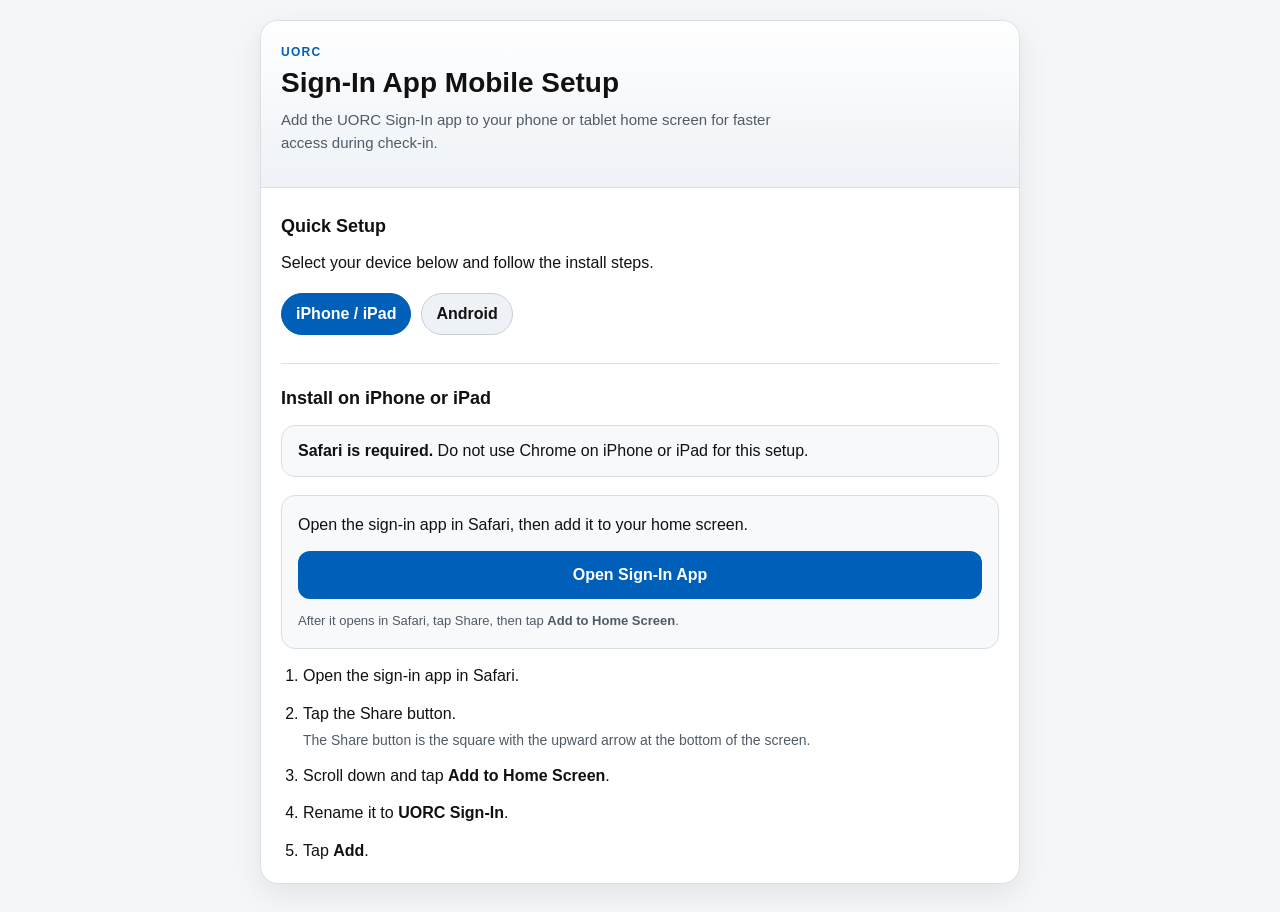
<file: docs/quickstart-signin.html>
<!DOCTYPE html>
<html lang="en">
<head>
  <meta charset="UTF-8" />
  <meta name="viewport" content="width=device-width, initial-scale=1.0" />
  <title id="pageTitle">UORC Sign-In</title>
  <meta name="uorc-app-url" content="https://uorcrunclub.github.io/waiver.html">
  <link rel="manifest" href="/manifest.webmanifest">
  <meta name="theme-color" content="#0f1115">
  
  <!-- Browser Cache Buster -->
  <meta http-equiv="Cache-Control" content="no-store, no-cache, must-revalidate, max-age=0">
  <meta http-equiv="Cache-Control" content="post-check=0, pre-check=0">
  <meta http-equiv="Pragma" content="no-cache">
  <meta http-equiv="Expires" content="0">

  <!-- End of Cache Buster --> 
  
  <link rel="apple-touch-icon" sizes="180x180" href="assets/uorc_app_icon_black.png">
  <link rel="apple-touch-icon" sizes="167x167" href="assets/uorc_app_icon_black.png">
  <link rel="apple-touch-icon" sizes="152x152" href="assets/uorc_app_icon_black.png">
  <link rel="apple-touch-icon" sizes="120x120" href="assets/uorc_app_icon_black.png">
  <link rel="icon" type="image/png" href="assets/uorc_app_icon_black.png">

  <meta name="apple-web-app-capable" content="yes">
  <meta name="apple-mobile-web-app-title" content="UORC Sign-In">

  <link rel="stylesheet" href="/css/styles.css">
  
</head>
<body>
  <div class="container">
    <div class="card">
      <div class="header setup-guide-header">
        <div class="eyebrow">UORC</div>
        <h1>Sign-In App Mobile Setup</h1>
        <p class="subtext">
          Add the UORC Sign-In app to your phone or tablet home screen for faster access during check-in.
        </p>
      </div>

      <div class="content setup-guide">
        <section class="setup-guide-section mt-0">
          <h3 class="section-title mt-0">Quick Setup</h3>
          <p>Select your device below and follow the install steps.</p>

          <div class="setup-platform-nav" role="tablist" aria-label="Choose your device">
            <button
              type="button"
              class="setup-platform-btn active"
              id="showIosBtn"
              data-target="ios"
              role="tab"
              aria-selected="true"
              aria-controls="iosCard"
            >
              iPhone / iPad
            </button>

            <button
              type="button"
              class="setup-platform-btn"
              id="showAndroidBtn"
              data-target="android"
              role="tab"
              aria-selected="false"
              aria-controls="androidCard"
            >
              Android
            </button>
          </div>
        </section>

        <!-- iOS Install Helper -->
        <section
          class="setup-guide-section setup-platform-card"
          id="iosCard"
          data-platform="ios"
          aria-labelledby="showIosBtn"
        >
          <h3 class="section-title mt-0">Install on iPhone or iPad</h3>

          <div class="setup-note compact" id="iosBrowserOnlyNote">
            <p><strong>Safari is required.</strong> Do not use Chrome on iPhone or iPad for this setup.</p>
          </div>

          <div class="setup-launch-card" id="iosLaunchCard">
            <p class="setup-launch-label">
              Open the sign-in app in Safari, then add it to your home screen.
            </p>

            <a
              id="iosLaunchLink"
              class="button primary setup-launch-btn"
              href="https://uorcrunclub.github.io/webapp/waiver.html"
              target="_blank"
              rel="noopener noreferrer"
            >
              Open Sign-In App
            </a>

            <p class="helper mt-12">
              After it opens in Safari, tap Share, then tap <strong>Add to Home Screen</strong>.
            </p>
          </div>

          <div class="setup-installed-card hidden" id="iosInstalledCard" hidden>
            <p><strong>Already installed.</strong> This app is currently running from the home screen.</p>
          </div>

          <ol class="setup-steps" id="iosSteps">
            <li>Open the sign-in app in Safari.</li>
            <li>
              Tap the Share button.
              <span class="step-helper">
                The Share button is the square with the upward arrow at the bottom of the screen.
              </span>
            </li>
            <li>Scroll down and tap <strong>Add to Home Screen</strong>.</li>
            <li>Rename it to <strong>UORC Sign-In</strong>.</li>
            <li>Tap <strong>Add</strong>.</li>
          </ol>
        </section>

        <!-- Android Install Helper -->
        <section
          class="setup-guide-section setup-platform-card hidden"
          id="androidCard"
          data-platform="android"
          aria-labelledby="showAndroidBtn"
          hidden
        >
          <h3 class="section-title mt-0">Install on Android</h3>

          <div class="setup-launch-card" id="androidInstallPromptCard">
            <p class="setup-launch-label" id="androidLaunchLabel">
              Open the sign-in app and install it to your home screen.
            </p>

            <a
              class="button primary setup-launch-btn"
              id="androidOpenLink"
              href="https://uorcrunclub.github.io/webapp/waiver.html"
              target="_blank"
              rel="noopener noreferrer"
            >
              Open Sign-In App
            </a>

            <button
              type="button"
              class="button primary setup-launch-btn hidden"
              id="androidInstallBtn"
              hidden
            >
              Install App
            </button>

            <p class="helper mt-12" id="androidPromptHelper">
              If your browser supports app install, the Install App button will appear automatically.
            </p>
          </div>

          <div class="setup-installed-card hidden" id="androidInstalledCard" hidden>
            <p><strong>Already installed.</strong> This app is currently running from the home screen.</p>
          </div>

          <ol class="setup-steps" id="androidSteps">
            <li>Open the sign-in app in Chrome.</li>
            <li>Tap the three-dot menu in the top right.</li>
            <li>Tap <strong>Add to Home screen</strong> or <strong>Install app</strong>.</li>
            <li>Confirm the name as <strong>UORC Sign-In</strong>.</li>
            <li>Tap <strong>Install</strong> or <strong>Add</strong>.</li>
          </ol>
        </section>
      </div>
    </div>
  </div>
  <script src="/js/app-common.js" defer></script>
  <script src="/js/quickstart.js" defer></script>
</body>
</html>
</file>
<file: css/styles.css>
/* =========================
   THEME
========================= */

:root {
  color-scheme: light dark;

  /* BACKGROUNDS */
  --bg: #0f1115;
  --panel: #171a21;
  --panel-2: #1e222b;
  --panel-3: #262b36;

  /* TEXT */
  --text: #f1f3f5;
  --muted: #aab2bf;

  /* ACCENT */
  --accent: #3ea6ff;
  --accent-hover: #1f8cff;
  --accent-ring: rgba(62, 166, 255, 0.18);

  /* BORDERS */
  --border: #2e3440;

  /* INPUTS */
  --input-bg: #151922;
  --input-border: #343b48;
  --input-text: #f1f3f5;
  --input-placeholder: #7f8896;

  /* BUTTONS */
  --secondary-btn-bg: #232834;
  --secondary-btn-border: #343b48;
  --secondary-btn-hover: #2c3240;

  /* STATES */
  --danger: #ff5d5f;
  --danger-hover: #e14b4d;

  --success: #34c759;
  --success-hover: #28a745;

  /* MESSAGES */
  --error-bg: rgba(255, 93, 95, 0.12);
  --error-border: rgba(255, 93, 95, 0.35);
  --error-text: #ffd6d6;

  --success-bg: rgba(52, 199, 89, 0.12);
  --success-border: rgba(52, 199, 89, 0.35);
  --success-text: #d9ffe6;

  /* SHADOW */
  --shadow: 0 10px 30px rgba(0, 0, 0, 0.5);

  --radius: 18px;

  /* TOAST / MODAL */
  --toast-bg: rgba(24, 24, 28, 0.96);
  --toast-text: #f5f7fb;
  --toast-muted-text: #eef2f7;
  --toast-border: rgba(255, 255, 255, 0.08);
  --toast-close-text: #dbe4ee;
  --toast-close-border: rgba(255, 255, 255, 0.10);
  --toast-close-hover-bg: rgba(255, 255, 255, 0.04);
  --toast-close-hover-border: rgba(255, 255, 255, 0.18);

  --toast-info-title: #9ec5ff;
  --toast-success-title: #7ee2a1;
  --toast-error-title: #ff8f8f;
  --toast-loading-title: #6fb1ff;

  --toast-info-ring: rgba(105, 170, 255, 0.08);
  --toast-success-ring: rgba(72, 201, 126, 0.10);
  --toast-error-ring: rgba(255, 107, 107, 0.18);
  --toast-loading-ring: rgba(47, 124, 255, 0.12);

  --toast-info-border: rgba(105, 170, 255, 0.28);
  --toast-success-border: rgba(72, 201, 126, 0.30);
  --toast-error-border: rgba(255, 107, 107, 0.45);
  --toast-loading-border: rgba(47, 124, 255, 0.35);

  --toast-loading-backdrop: rgba(0, 0, 0, 0.45);
  --toast-error-backdrop: rgba(0, 0, 0, 0.78);

  --toast-error-bg: rgba(255, 80, 80, 0.10);

  /* WINNER PILLS */
  --pill-bg: rgba(255, 255, 255, 0.06);
  --pill-bg-hover: rgba(255, 255, 255, 0.10);
  --pill-text: #e6edf5;
  --pill-border: rgba(255, 255, 255, 0.08);
  --pill-border-hover: rgba(255, 255, 255, 0.14);
  --pill-selected-text: #ffffff;

  --pill-selected-bg: linear-gradient(135deg, #2f7cff, #4ea3ff);
  --pill-selected-border: rgba(120, 170, 255, 0.6);
  --pill-selected-shadow-1: rgba(47, 124, 255, 0.35);
  --pill-selected-shadow-2: rgba(120, 170, 255, 0.2);
}

@media (prefers-color-scheme: light) {
  :root {
    --bg: #f4f6f8;
    --panel: #ffffff;
    --panel-2: #f7f9fb;
    --panel-3: #eef2f6;

    --text: #111111;
    --muted: #4f5b66;

    --accent: #005fb8;
    --accent-hover: #004b92;
    --accent-ring: rgba(0, 95, 184, 0.18);

    --border: #d9e0e6;

    --input-bg: #ffffff;
    --input-border: #c7d0d9;
    --input-text: #111111;
    --input-placeholder: #7a8794;

    --secondary-btn-bg: #eef2f6;
    --secondary-btn-border: #c7d0d9;
    --secondary-btn-hover: #e3e8ee;

    --danger: #c62828;
    --danger-hover: #a91f1f;

    --success: #1f8f3a;
    --success-hover: #18702d;

    --error-bg: #fdecec;
    --error-border: #f5c2c7;
    --error-text: #842029;

    --success-bg: #ecf9f0;
    --success-border: #b7e4c7;
    --success-text: #0f5132;

    --shadow: 0 10px 30px rgba(0, 0, 0, 0.08);

    /* TOAST / MODAL */
    --toast-bg: rgba(255, 255, 255, 0.96);
    --toast-text: #111111;
    --toast-muted-text: #243140;
    --toast-border: rgba(17, 17, 17, 0.08);
    --toast-close-text: #243140;
    --toast-close-border: rgba(17, 17, 17, 0.10);
    --toast-close-hover-bg: rgba(17, 17, 17, 0.04);
    --toast-close-hover-border: rgba(17, 17, 17, 0.18);

    --toast-info-title: #005fb8;
    --toast-success-title: #1f8f3a;
    --toast-error-title: #c62828;
    --toast-loading-title: #005fb8;

    --toast-info-ring: rgba(0, 95, 184, 0.10);
    --toast-success-ring: rgba(31, 143, 58, 0.10);
    --toast-error-ring: rgba(198, 40, 40, 0.12);
    --toast-loading-ring: rgba(0, 95, 184, 0.10);

    --toast-info-border: rgba(0, 95, 184, 0.24);
    --toast-success-border: rgba(31, 143, 58, 0.24);
    --toast-error-border: rgba(198, 40, 40, 0.35);
    --toast-loading-border: rgba(0, 95, 184, 0.28);

    --toast-loading-backdrop: rgba(255, 255, 255, 0.42);
    --toast-error-backdrop: rgba(255, 255, 255, 0.62);

    --toast-error-bg: rgba(198, 40, 40, 0.08);

    /* WINNER PILLS */
    --pill-bg: rgba(17, 17, 17, 0.04);
    --pill-bg-hover: rgba(17, 17, 17, 0.08);
    --pill-text: #1b2430;
    --pill-border: rgba(17, 17, 17, 0.08);
    --pill-border-hover: rgba(17, 17, 17, 0.14);
    --pill-selected-text: #ffffff;

    --pill-selected-bg: linear-gradient(135deg, #2f7cff, #4ea3ff);
    --pill-selected-border: rgba(47, 124, 255, 0.45);
    --pill-selected-shadow-1: rgba(47, 124, 255, 0.22);
    --pill-selected-shadow-2: rgba(47, 124, 255, 0.14);
  }
}

/* =========================
   RESET / BASE
========================= */

* {
  box-sizing: border-box;
}

html,
body {
  margin: 0;
  padding: 0;
  min-height: 100%;
}

body {
  background: var(--bg);
  color: var(--text);
  font-family: Arial, Helvetica, sans-serif;
  padding: 20px 14px 28px;
}

a {
  color: var(--accent);
}

img {
  max-width: 100%;
  height: auto;
}

.hidden {
  display: none !important;
}

[hidden] {
  display: none !important;
}

.locked {
  opacity: 0.35;
  pointer-events: none;
  user-select: none;
}

/* =========================
   LAYOUT
========================= */

.container {
  width: 100%;
  max-width: 760px;
  margin: 0 auto;
}

.container-wide {
  width: 100%;
  max-width: 1100px;
  margin: 0 auto;
}

.card {
  background: var(--panel);
  border: 1px solid var(--border);
  border-radius: var(--radius);
  box-shadow: var(--shadow);
  overflow: hidden;
}

.header {
  padding: 24px 20px 18px;
  background: linear-gradient(180deg, var(--panel) 0%, var(--panel-3) 100%);
  border-bottom: 1px solid var(--border);
}

.eyebrow {
  font-size: 12px;
  letter-spacing: 1.3px;
  text-transform: uppercase;
  color: var(--accent);
  font-weight: 700;
  margin-bottom: 8px;
}

h1,
h2,
h3 {
  margin: 0;
  color: var(--text);
}

h1 {
  font-size: 28px;
  line-height: 1.15;
}

h2 {
  font-size: 28px;
  line-height: 1.15;
}

h3 {
  font-size: 20px;
  line-height: 1.2;
}

.subtext {
  margin-top: 10px;
  color: var(--muted);
  font-size: 15px;
  line-height: 1.5;
}

.content {
  padding: 20px;
}

.section-title {
  margin: 24px 0 12px;
  font-size: 18px;
  font-weight: 700;
}

.footer-note {
  margin-top: 18px;
  color: var(--muted);
  font-size: 12px;
  line-height: 1.5;
  text-align: center;
}

/* =========================
   FORM ELEMENTS
========================= */

form {
  display: block;
}

.field-group {
  display: grid;
  gap: 8px;
  margin-bottom: 16px;
}

.field-row {
  display: grid;
  grid-template-columns: 1fr 1fr;
  gap: 14px;
}

label {
  display: block;
  font-size: 14px;
  font-weight: 700;
  color: var(--text);
}

input[type="text"],
input[type="email"],
input[type="tel"],
input[type="number"],
input[type="password"],
textarea,
select {
  width: 100%;
  padding: 15px 14px;
  border-radius: 12px;
  border: 1px solid var(--input-border);
  background: var(--input-bg);
  color: var(--input-text);
  font-size: 16px;
  outline: none;
  appearance: none;
  -webkit-appearance: none;
  transition:
    border-color 160ms ease,
    box-shadow 160ms ease,
    background-color 160ms ease,
    color 160ms ease;
}

input::placeholder,
textarea::placeholder {
  color: var(--input-placeholder);
}

input:hover,
textarea:hover,
select:hover {
  border-color: var(--accent);
}

input:focus,
textarea:focus,
select:focus {
  border-color: var(--accent);
  box-shadow: 0 0 0 3px var(--accent-ring);
}

input:invalid,
textarea:invalid,
select:invalid {
  box-shadow: none;
}

input:-webkit-autofill,
input:-webkit-autofill:hover,
input:-webkit-autofill:focus,
input:-webkit-autofill:active,
textarea:-webkit-autofill,
textarea:-webkit-autofill:hover,
textarea:-webkit-autofill:focus,
select:-webkit-autofill,
select:-webkit-autofill:hover,
select:-webkit-autofill:focus {
  -webkit-text-fill-color: var(--input-text) !important;
  -webkit-box-shadow: 0 0 0 1000px var(--input-bg) inset !important;
  box-shadow: 0 0 0 1000px var(--input-bg) inset !important;
  border: 1px solid var(--input-border) !important;
  caret-color: var(--input-text);
  transition: background-color 9999s ease-in-out 0s;
}

input:-webkit-autofill:focus,
textarea:-webkit-autofill:focus,
select:-webkit-autofill:focus {
  border-color: var(--accent) !important;
  -webkit-box-shadow:
    0 0 0 1000px var(--input-bg) inset !important,
    0 0 0 3px var(--accent-ring) !important;
  box-shadow:
    0 0 0 1000px var(--input-bg) inset !important,
    0 0 0 3px var(--accent-ring) !important;
}

textarea {
  resize: vertical;
  min-height: 120px;
}

.helper {
  color: var(--muted);
  font-size: 13px;
  line-height: 1.45;
  margin-top: -2px;
}

/* =========================
   BUTTONS
========================= */

button,
.button {
  appearance: none;
  border: none;
  border-radius: 12px;
  padding: 15px 18px;
  font-size: 16px;
  font-weight: 700;
  cursor: pointer;
  transition: transform 0.04s ease, background 0.2s ease, opacity 0.2s ease;
  text-decoration: none;
  display: inline-block;
  text-align: center;
}

button:active,
.button:active {
  transform: translateY(1px);
}

button:disabled,
.button:disabled {
  opacity: 0.65;
  cursor: not-allowed;
}

.actions {
  display: flex;
  gap: 12px;
  flex-wrap: wrap;
  margin-top: 22px;
}

.primary,
.primary-btn {
  background: var(--accent);
  color: #ffffff;
  flex: 1 1 auto;
}

.primary:hover,
.primary-btn:hover {
  background: var(--accent-hover);
}

.primary-btn:disabled {
  opacity: 0.55;
  cursor: not-allowed;
  pointer-events: none;
}

.secondary,
.secondary-btn {
  background: var(--secondary-btn-bg);
  color: var(--text);
  border: 1px solid var(--secondary-btn-border);
  flex: 1 1 auto;
  border-radius: 14px;
  padding: 12px 16px;
  font-weight: 600;
  transition:
    background 180ms ease,
    border-color 180ms ease,
    color 180ms ease,
    box-shadow 180ms ease,
    transform 120ms ease;
}

.secondary:hover,
.secondary-btn:hover {
  background: var(--secondary-btn-hover);
}

.secondary-btn:disabled {
  background: var(--secondary-btn-bg);
  color: var(--muted);
  border: 1px solid var(--secondary-btn-border);
  cursor: not-allowed;
  box-shadow: none;
  opacity: 0.55;
}

.secondary-btn:not(:disabled) {
  background: linear-gradient(135deg, #2f7cff, #4ea3ff);
  color: #ffffff;
  border: 1px solid rgba(120, 170, 255, 0.5);
  box-shadow:
    0 6px 18px rgba(47, 124, 255, 0.35),
    0 0 0 1px rgba(120, 170, 255, 0.15);
}

.secondary-btn:not(:disabled):hover {
  transform: translateY(-1px);
  box-shadow:
    0 10px 24px rgba(47, 124, 255, 0.45),
    0 0 0 1px rgba(120, 170, 255, 0.25);
}

.secondary-btn:not(:disabled):active {
  transform: translateY(0);
  box-shadow:
    0 4px 12px rgba(47, 124, 255, 0.35);
}

.danger-btn {
  background: var(--danger);
  color: #ffffff;
}

.danger-btn:hover {
  background: var(--danger-hover);
}

.success-btn {
  background: var(--success);
  color: #ffffff;
}

.success-btn:hover {
  background: var(--success-hover);
}

/* =========================
   MESSAGE / STATUS BOXES
========================= */

.message {
  margin-top: 16px;
  padding: 14px 16px;
  border-radius: 12px;
  font-size: 14px;
  line-height: 1.45;
  display: none;
}

.message.error {
  display: block;
  background: var(--error-bg);
  border: 1px solid var(--error-border);
  color: var(--error-text);
}

.message.success {
  display: block;
  background: var(--success-bg);
  border: 1px solid var(--success-border);
  color: var(--success-text);
}

.status-box,
.waiver-status,
.info-box {
  background: var(--panel-2);
  border: 1px solid var(--border);
  border-radius: 14px;
  padding: 14px 16px;
  margin-bottom: 20px;
  font-size: 14px;
  line-height: 1.5;
  color: var(--muted);
}

.status-box strong,
.waiver-status strong,
.info-box strong {
  color: var(--text);
}

/* =========================
   SUCCESS SCREEN LAYOUT
========================= */

.success-screen {
  opacity: 0;
  transform: translateY(10px);
  transition: opacity 220ms ease, transform 220ms ease;
  text-align: left;
  padding: 28px 20px 24px;
}

.success-screen.show {
  opacity: 1;
  transform: translateY(0);
}

.success-screen.show .checkin-icon {
  transform: scale(1);
  opacity: 1;
}

.success-text,
.success-next-btn {
  opacity: 0;
  transform: translateY(6px);
  transition: opacity 200ms ease, transform 200ms ease;
}

.success-screen.show .success-text {
  opacity: 1;
  transform: translateY(0);
  transition-delay: 80ms;
}

.success-screen.show .success-next-btn {
  opacity: 1;
  transform: translateY(0);
  transition-delay: 140ms;
}

.success-content {
  display: inline-flex;
  align-items: center;
  justify-content: flex-start;
  gap: 10px;
  width: auto;
  margin: 0;
}

.checkin-icon {
  transform: scale(0.9);
  opacity: 0;
  transition: transform 220ms ease, opacity 220ms ease;
  width: 110px;
  height: 110px;
  flex: 0 0 110px;
  display: block;
  color: var(--text);
}

.checkin-icon path {
  fill: currentColor;
}

.success-text {
  display: flex;
  flex-direction: column;
  align-items: flex-start;
  min-width: 0;
  flex: 1 1 auto;
  padding-top: 2px;
  gap: 2px;
}

.success-text h2 {
  margin: 0;
  font-size: 30px;
  line-height: 1.1;
}

.success-next-btn {
  display: block;
  width: auto;
  margin-top: 14px;
  padding: 10px 18px;
  flex: 0 0 auto;
}

@media (max-width: 640px) {
  .success-screen {
    padding: 22px 16px 20px;
  }

  .success-content {
    gap: 10px;
    align-items: flex-start;
  }

  .checkin-icon {
    width: 64px;
    height: 64px;
    flex: 0 0 64px;
  }

  .success-text h2 {
    font-size: 24px;
    line-height: 1.15;
  }

  .success-text p {
    margin-top: 4px;
    font-size: 15px;
    line-height: 1.35;
  }

  .success-next-btn {
    margin-top: 16px;
  }
}

/* =========================
   WAIVER PAGE
========================= */

.waiver-shell {
  position: relative;
}

.waiver-shell::after {
  content: "";
  position: absolute;
  left: 1px;
  right: 1px;
  bottom: 1px;
  height: 42px;
  border-bottom-left-radius: 14px;
  border-bottom-right-radius: 14px;
  pointer-events: none;
  background: linear-gradient(
    to bottom,
    rgba(0, 0, 0, 0),
    var(--panel-2)
  );
  opacity: 1;
  transition: opacity 0.2s ease;
}

.waiver-shell.read-complete::after {
  opacity: 0;
}

.waiver-box {
  position: relative;
  background: var(--panel-2);
  border: 1px solid var(--border);
  border-radius: 14px;
  padding: 18px;
  max-height: 52vh;
  overflow-y: auto;
  line-height: 1.7;
  font-size: 15px;
  color: var(--text);
  scroll-behavior: smooth;
}

.waiver-box .waiver-section {
  margin: 0 0 22px 0;
  padding-bottom: 16px;
  border-bottom: 1px solid color-mix(in srgb, var(--border) 70%, transparent);
}

.waiver-box .waiver-section:last-child {
  margin-bottom: 0;
  padding-bottom: 0;
  border-bottom: none;
}

.waiver-box a {
  color: var(--accent);
  word-break: break-word;
}

.agree-row {
  display: flex;
  align-items: flex-start;
  gap: 12px;
  margin-top: 18px;
  padding: 16px;
  background: var(--panel-2);
  border: 1px solid var(--border);
  border-radius: 14px;
}

.agree-row input[type="checkbox"] {
  width: 22px;
  height: 22px;
  margin: 2px 0 0 0;
  flex: 0 0 auto;
  accent-color: var(--accent);
}

.agree-label {
  font-size: 15px;
  line-height: 1.5;
  color: var(--text);
}

.signature-section {
  display: none;
  margin-top: 18px;
  padding: 18px;
  background: var(--panel-2);
  border: 1px solid var(--border);
  border-radius: 14px;
}

.signature-section.show {
  display: block;
}

/* =========================
   SIGN-IN / LOCKED / SUCCESS
========================= */

.locked-screen,
.locked-overlay,
.success-screen {
  display: none;
  text-align: center;
  padding: 34px 20px 30px;
}

.locked-screen.show,
.locked-overlay.show,
.success-screen.show {
  display: block;
}

.locked-screen h2,
.locked-overlay h2,
.success-screen h2 {
  margin: 0 0 12px;
  font-size: 30px;
  line-height: 1.1;
}

.locked-screen p,
.locked-overlay p,
.success-screen p {
  margin: 0 0 0;
  color: var(--muted);
  font-size: 17px;
  line-height: 1.5;
}

/* =========================
   RAFFLE PAGE UTILITIES
========================= */

.grid-2 {
  display: grid;
  grid-template-columns: 1fr 1fr;
  gap: 16px;
}

.grid-3 {
  display: grid;
  grid-template-columns: repeat(3, 1fr);
  gap: 16px;
}

.panel {
  background: var(--panel-2);
  border: 1px solid var(--border);
  border-radius: 14px;
  padding: 18px;
}

.stat-card {
  background: var(--panel-2);
  border: 1px solid var(--border);
  border-radius: 14px;
  padding: 18px;
}

.stat-label {
  color: var(--muted);
  font-size: 13px;
  margin-bottom: 8px;
}

.stat-value {
  color: var(--text);
  font-size: 28px;
  font-weight: 700;
}

.list-card {
  background: var(--panel-2);
  border: 1px solid var(--border);
  border-radius: 14px;
  padding: 16px;
}

.list-card + .list-card {
  margin-top: 12px;
}

.badge {
  display: inline-block;
  padding: 6px 10px;
  border-radius: 999px;
  background: var(--panel-3);
  border: 1px solid var(--border);
  color: var(--text);
  font-size: 12px;
  font-weight: 700;
}

.table-wrap {
  overflow-x: auto;
  border: 1px solid var(--border);
  border-radius: 14px;
}

table {
  width: 100%;
  border-collapse: collapse;
  background: var(--panel-2);
}

th,
td {
  text-align: left;
  padding: 12px 14px;
  border-bottom: 1px solid var(--border);
  font-size: 14px;
  color: var(--text);
}

th {
  background: var(--panel-3);
  font-weight: 700;
}

tr:last-child td {
  border-bottom: none;
}

/* =========================
   SPACING UTILITIES
========================= */

.mt-0 { margin-top: 0 !important; }
.mt-8 { margin-top: 8px !important; }
.mt-12 { margin-top: 12px !important; }
.mt-16 { margin-top: 16px !important; }
.mt-20 { margin-top: 20px !important; }
.mt-24 { margin-top: 24px !important; }

.mb-0 { margin-bottom: 0 !important; }
.mb-8 { margin-bottom: 8px !important; }
.mb-12 { margin-bottom: 12px !important; }
.mb-16 { margin-bottom: 16px !important; }
.mb-20 { margin-bottom: 20px !important; }
.mb-24 { margin-bottom: 24px !important; }

/* =========================
   MOBILE
========================= */

@media (max-width: 640px) {
  body {
    padding: 12px 10px 18px;
  }

  .header {
    padding: 20px 16px 16px;
  }

  .content {
    padding: 16px;
  }

  h1 {
    font-size: 24px;
  }

  h2 {
    font-size: 26px;
  }

  .field-row,
  .grid-2,
  .grid-3 {
    grid-template-columns: 1fr;
  }

  .actions {
    flex-direction: column;
  }

  .primary,
  .primary-btn,
  .secondary,
  .secondary-btn,
  .danger-btn,
  .success-btn {
    width: 100%;
  }

  .waiver-box {
    max-height: 48vh;
    font-size: 16px;
    line-height: 1.75;
    padding: 16px;
  }
}

/* =========================
   ERROR / INVALID FIELDS
========================= */

.field-error {
  display: none;
  margin-top: 6px;
  font-size: 13px;
  line-height: 1.35;
  color: #c62828;
}

.field-error.show {
  display: block;
}

input.input-error,
select.input-error,
textarea.input-error {
  border-color: #c62828 !important;
  box-shadow: 0 0 0 3px rgba(198, 40, 40, 0.12) !important;
}

input.input-error:hover,
select.input-error:hover,
textarea.input-error:hover,
input.input-error:focus,
select.input-error:focus,
textarea.input-error:focus {
  border-color: #c62828 !important;
  box-shadow: 0 0 0 3px rgba(198, 40, 40, 0.12) !important;
}

.field-group.field-pair-pending input:not(.input-error),
.field-group.field-pair-pending select:not(.input-error),
.field-group.field-pair-pending textarea:not(.input-error) {
  border-color: #c62828;
  box-shadow: 0 0 0 3px rgba(198, 40, 40, 0.12);
}

@media (prefers-color-scheme: dark) {
  .field-error {
    color: #ff8a80;
  }

  input.input-error,
  select.input-error,
  textarea.input-error {
    border-color: #ff8a80 !important;
    box-shadow: 0 0 0 3px rgba(255, 138, 128, 0.16) !important;
  }

  input.input-error:hover,
  select.input-error:hover,
  textarea.input-error:hover,
  input.input-error:focus,
  select.input-error:focus,
  textarea.input-error:focus {
    border-color: #ff8a80 !important;
    box-shadow: 0 0 0 3px rgba(255, 138, 128, 0.16) !important;
  }

  .field-group.field-pair-pending input:not(.input-error),
  .field-group.field-pair-pending select:not(.input-error),
  .field-group.field-pair-pending textarea:not(.input-error) {
    border-color: #ff8a80;
    box-shadow: 0 0 0 3px rgba(255, 138, 128, 0.16);
  }
}

/* =========================
   RAFFLE PAGE
========================= */

.page-shell {
  max-width: 680px;
  margin: 0 auto;
  padding: 12px;
}

.page-header {
  display: flex;
  justify-content: center;
  padding: 16px 0;
}

.header-brand {
  display: flex;
  align-items: center;
  gap: 12px;
}

.header-logo {
  display: block;
  height: 40px;
  width: 40px;
  min-width: 40px;
  max-width: 40px;
  object-fit: contain;
  border-radius: 10px;
}

.header-title {
  font-size: 1.5rem;
  font-weight: 700;
  letter-spacing: 0.2px;
  line-height: 1;
  transform: translateY(1px);
}

@media (max-width: 600px) {
  .header-logo {
    height: 44px;
    width: 44px;
  }

  .header-title {
    font-size: 1.4rem;
  }
}

@media (prefers-color-scheme: dark) {
  .header-logo {
    content: url("/assets/uorc_app_icon_blue.png");
  }
}

.page-header h1 {
  margin: 0 0 12px;
}

.page-shell .card {
  margin-top: 14px;
  padding: 16px;
  border-radius: 16px;
}

.muted {
  opacity: 0.8;
}

.meta-line {
  margin-top: 10px;
}

.button-row {
  display: flex;
  flex-direction: column;
  gap: 12px;
  margin-top: 12px;
}

.status-text {
  white-space: pre-wrap;
  margin-top: 12px;
}

.status-text.success {
  color: #0a7a33;
}

.status-text.error {
  color: #b00020;
}

.checkbox-row {
  display: flex;
  gap: 10px;
  align-items: flex-start;
  margin-top: 12px;
}

.winner-list {
  display: flex;
  flex-direction: column;
  gap: 10px;
}

.winner-pill {
  position: relative;
  display: flex;
  align-items: center;
  justify-content: space-between;
  gap: 12px;
  padding: 12px 14px;
  border-radius: 999px;
  background: var(--pill-bg);
  color: var(--pill-text);
  border: 1px solid var(--pill-border);
  cursor: pointer;
  user-select: none;
  transition:
    background 160ms ease,
    border-color 160ms ease,
    box-shadow 160ms ease,
    transform 120ms ease,
    color 160ms ease;
}

.winner-pill:hover {
  background: var(--pill-bg-hover);
  border-color: var(--pill-border-hover);
}

.winner-pill:active {
  transform: scale(0.98);
}

.winner-pill.selected {
  background: var(--pill-selected-bg);
  color: var(--pill-selected-text);
  border-color: var(--pill-selected-border);
  box-shadow:
    0 6px 18px var(--pill-selected-shadow-1),
    0 0 0 1px var(--pill-selected-shadow-2);
}

.winner-check {
  position: absolute;
  opacity: 0;
  pointer-events: none;
}

.winner-pill-text {
  flex: 1 1 auto;
  min-width: 0;
}

.pill-check {
  flex: 0 0 auto;
  font-size: 14px;
  font-weight: 700;
  color: #ffffff;
  opacity: 0;
  transform: scale(0.6);
  transition:
    opacity 160ms ease,
    transform 160ms cubic-bezier(0.22, 1, 0.36, 1);
}

.winner-pill.selected .pill-check {
  opacity: 1;
  transform: scale(1);
  transition-delay: 40ms;
}

/* =========================
   TOAST CARD
========================= */

.toast-host {
  position: fixed;
  left: 50%;
  z-index: 9999;
  width: min(92vw, 520px);
  display: flex;
  flex-direction: column;
  gap: 12px;
  pointer-events: none;
}

.toast-host.top {
  top: max(16px, env(safe-area-inset-top));
  transform: translateX(-50%);
}

.toast-host.center {
  top: 50%;
  transform: translate(-50%, -50%);
}

.toast-backdrop {
  position: fixed;
  inset: 0;
  z-index: 9998;
  opacity: 0;
  pointer-events: none;
  transition:
    opacity 180ms cubic-bezier(0.22, 1, 0.36, 1),
    backdrop-filter 180ms ease,
    -webkit-backdrop-filter 180ms ease,
    background 180ms ease;
}

.toast-backdrop.show {
  opacity: 1;
  pointer-events: auto;
}

.toast-backdrop.loading-backdrop {
  background: var(--toast-loading-backdrop);
  backdrop-filter: blur(6px);
  -webkit-backdrop-filter: blur(6px);
}

.toast-backdrop.error-backdrop {
  background: var(--toast-error-backdrop);
  backdrop-filter: blur(12px);
  -webkit-backdrop-filter: blur(12px);
}

.toast-card {
  pointer-events: auto;
  border-radius: 18px;
  padding: 16px 18px;
  box-shadow:
    0 12px 30px rgba(0, 0, 0, 0.18),
    0 2px 10px rgba(0, 0, 0, 0.10);
  border: 1px solid var(--toast-border);
  background: var(--toast-bg);
  color: var(--toast-text);
  backdrop-filter: blur(12px);
  -webkit-backdrop-filter: blur(12px);
  opacity: 0;
  transform: translateY(-10px) scale(0.985);
  transition:
    opacity 160ms cubic-bezier(0.22, 1, 0.36, 1),
    transform 220ms cubic-bezier(0.22, 1, 0.36, 1),
    box-shadow 220ms ease,
    border-color 220ms ease;
}

.toast-card.show {
  opacity: 1;
  transform: translateY(0) scale(1);
}

.toast-card.hide {
  opacity: 0;
  transform: translateY(-10px) scale(0.985);
}

.toast-host.center .toast-card {
  transform: translateY(8px) scale(0.94);
}

.toast-host.center .toast-card.show {
  opacity: 1;
  transform: translateY(0) scale(1);
}

.toast-host.center .toast-card.hide {
  opacity: 0;
  transform: translateY(6px) scale(0.97);
}

.toast-title {
  display: block;
  font-size: 0.95rem;
  font-weight: 700;
  margin-bottom: 6px;
  letter-spacing: 0.01em;
}

.toast-message {
  font-size: 0.95rem;
  line-height: 1.45;
  white-space: pre-line;
  color: var(--toast-muted-text);
}

.toast-card.info {
  border-color: var(--toast-info-border);
  box-shadow:
    0 12px 30px rgba(0, 0, 0, 0.18),
    0 0 0 1px var(--toast-info-ring);
}

.toast-card.info .toast-title {
  color: var(--toast-info-title);
}

.toast-card.success {
  border-color: var(--toast-success-border);
  box-shadow:
    0 12px 30px rgba(0, 0, 0, 0.18),
    0 0 0 1px var(--toast-success-ring);
}

.toast-card.success .toast-title {
  color: var(--toast-success-title);
}

.toast-card.error {
  background: linear-gradient(
    135deg,
    var(--toast-error-bg),
    var(--toast-bg)
  );
  border-color: var(--toast-error-border);
  box-shadow:
    0 12px 30px rgba(0, 0, 0, 0.22),
    0 0 0 1px var(--toast-error-ring);
}

.toast-card.error .toast-title {
  color: var(--toast-error-title);
}

.toast-card.loading {
  border-color: var(--toast-loading-border);
  box-shadow:
    0 12px 30px rgba(0, 0, 0, 0.18),
    0 0 0 1px var(--toast-loading-ring);
  animation: loadingPulse 1.8s ease-in-out infinite;
}

.toast-card.loading .toast-title {
  color: var(--toast-loading-title);
}

.toast-close {
  margin-top: 12px;
  background: transparent;
  border: 1px solid var(--toast-close-border);
  color: var(--toast-close-text);
  border-radius: 12px;
  padding: 8px 12px;
  font: inherit;
  cursor: pointer;
}

.toast-close:hover {
  border-color: var(--toast-close-hover-border);
  background: var(--toast-close-hover-bg);
}

@keyframes loadingPulse {
  0%, 100% {
    box-shadow:
      0 12px 30px rgba(0, 0, 0, 0.18),
      0 0 0 1px var(--toast-loading-ring);
  }
  50% {
    box-shadow:
      0 12px 30px rgba(0, 0, 0, 0.22),
      0 0 0 2px var(--toast-loading-border);
  }
}

@media (max-width: 640px) {
  .toast-host {
    width: min(94vw, 520px);
  }

  .toast-card {
    border-radius: 16px;
    padding: 14px 16px;
  }
}

/* =========================
   SPECIAL INPUTS
========================= */

#adminKeyInput,
#winnerCount {
  text-align: center;
  font-size: 1.4rem;
  font-weight: 600;
}

#adminKeyInput {
  letter-spacing: 0.4em;
}

/* =========================
   MOBILE SETUP GUIDE
========================= */

.setup-guide {
  width: 100%;
}

.setup-guide-header {
  margin-bottom: 8px;
}

.setup-guide-header .subtext {
  max-width: 60ch;
}

.setup-guide-section + .setup-guide-section {
  margin-top: 28px;
  padding-top: 24px;
  border-top: 1px solid var(--border);
}

.setup-guide-section p {
  margin: 0;
  line-height: 1.6;
}

.setup-guide-section p + p {
  margin-top: 12px;
}

.setup-link {
  font-weight: 700;
  word-break: break-word;
}

.setup-steps {
  margin: 14px 0 0;
  padding-left: 22px;
  color: var(--text);
}

.setup-steps li {
  margin-bottom: 12px;
  line-height: 1.6;
}

.setup-steps li:last-child {
  margin-bottom: 0;
}

.step-helper {
  display: block;
  margin-top: 4px;
  color: var(--muted);
  font-size: 14px;
  line-height: 1.45;
}

.setup-note {
  margin-top: 16px;
  padding: 14px 16px;
  border-radius: 14px;
  background: var(--panel-2);
  border: 1px solid var(--border);
}

.setup-note p {
  margin: 0;
}

.setup-note p + p {
  margin-top: 8px;
}

.setup-note strong {
  color: var(--text);
}

.setup-note.compact {
  padding-top: 12px;
  padding-bottom: 12px;
}

.setup-warning-list {
  margin: 12px 0 0;
  padding-left: 22px;
}

.setup-warning-list li {
  margin-bottom: 10px;
  line-height: 1.55;
}

.setup-warning-list li:last-child {
  margin-bottom: 0;
}

@media (max-width: 640px) {
  .setup-guide-section + .setup-guide-section {
    margin-top: 24px;
    padding-top: 20px;
  }

  .setup-steps,
  .setup-warning-list {
    padding-left: 20px;
  }

  .setup-steps li,
  .setup-warning-list li {
    margin-bottom: 10px;
  }

  .step-helper {
    font-size: 15px;
    line-height: 1.5;
  }

  .setup-note {
    padding: 13px 14px;
  }
}

/* =========================
   SETUP PLATFORM TOGGLE
========================= */

.setup-platform-nav {
  display: flex;
  gap: 10px;
  flex-wrap: wrap;
  margin-top: 18px;
}

.setup-platform-btn {
  appearance: none;
  border: 1px solid var(--secondary-btn-border);
  background: var(--secondary-btn-bg);
  color: var(--text);
  border-radius: 999px;
  padding: 10px 14px;
  font: inherit;
  font-weight: 700;
  line-height: 1.2;
  cursor: pointer;
  transition:
    background 180ms ease,
    border-color 180ms ease,
    color 180ms ease,
    box-shadow 180ms ease,
    transform 120ms ease;
}

.setup-platform-btn:hover {
  background: var(--secondary-btn-hover);
}

.setup-platform-btn:focus-visible {
  outline: none;
  border-color: var(--accent);
  box-shadow: 0 0 0 3px var(--accent-ring);
}

.setup-platform-btn.active {
  background: var(--accent);
  color: var(--button-text-on-accent, #ffffff);
  border-color: var(--accent);
}

.setup-launch-card,
.setup-installed-card {
  margin-top: 18px;
  padding: 16px;
  border-radius: 14px;
  background: var(--panel-2);
  border: 1px solid var(--border);
}

.setup-launch-label {
  margin: 0;
  color: var(--text);
  line-height: 1.55;
}

.setup-launch-btn {
  display: block;
  width: 100%;
  margin-top: 14px;
}

.setup-installed-card p {
  margin: 0;
  line-height: 1.55;
}

.setup-platform-card {
  scroll-margin-top: 16px;
}

@media (max-width: 640px) {
  .setup-platform-nav {
    flex-direction: column;
  }

  .setup-platform-btn {
    width: 100%;
    text-align: center;
  }
}
</file>
<file: css/landing.css>
.landing-page {
  max-width: 680px;
}

.landing-hero {
  display: flex;
  align-items: center;
  justify-content: center;
  text-align: center;
  padding: 10px 0 18px;
}

.landing-logo {
  display: block;
  width: min(50vw, 320px);
  margin: 0 auto;
  opacity: 0;
  transform: scale(0.96);
  animation: landingLogoFade 1s ease-out forwards;
}

.landing-tagline {
  margin-top: 14px;
  max-width: 34rem;
  margin-left: auto;
  margin-right: auto;
  text-align: left;
}

.landing-card-shell {
  overflow: hidden;
}

.landing-header {
  text-align: center;
}

.landing-links {
  display: grid;
  gap: 14px;
}

.landing-section-label {
  margin: 8px 4px 0;
  color: var(--muted);
  font-size: 0.82rem;
  font-weight: 700;
  letter-spacing: 0.08em;
  text-transform: uppercase;
}

.landing-link {
  display: grid;
  grid-template-columns: 52px minmax(0, 1fr) auto;
  align-items: center;
  gap: 14px;
  text-decoration: none;
  color: var(--text);
  background: var(--panel-2);
  border: 1px solid var(--border);
  border-radius: 16px;
  padding: 16px;
  transition:
    transform 140ms ease,
    background 180ms ease,
    border-color 180ms ease,
    box-shadow 180ms ease;
}

.landing-link:hover,
.landing-link:focus-visible {
  background: var(--panel-3);
  border-color: var(--accent);
  box-shadow: 0 0 0 3px var(--accent-ring);
  transform: translateY(-1px);
  outline: none;
}

.landing-link-primary,
.landing-link-featured {
  border-width: 1.5px;
}

.landing-link-icon {
  width: 52px;
  height: 52px;
  border-radius: 14px;
  display: flex;
  align-items: center;
  justify-content: center;
  background: color-mix(in srgb, var(--panel-3) 78%, transparent);
  color: var(--text);
  flex: 0 0 auto;
}

.landing-link-icon svg {
  width: 24px;
  height: 24px;
}

.landing-link-copy {
  min-width: 0;
  display: flex;
  flex-direction: column;
}

.landing-link-title {
  font-size: 1.06rem;
  font-weight: 700;
  line-height: 1.2;
}

.landing-link-text {
  margin-top: 6px;
  color: var(--muted);
  font-size: 0.95rem;
  line-height: 1.45;
}

.landing-link-arrow {
  font-size: 1.35rem;
  line-height: 1;
  color: var(--muted);
}

@keyframes landingLogoFade {
  to {
    opacity: 1;
    transform: scale(1);
  }
}

@media (max-width: 640px) {
  .landing-hero {
    padding: 4px 0 14px;
  }

  .landing-link {
    grid-template-columns: 46px minmax(0, 1fr) auto;
    gap: 12px;
    padding: 14px;
  }

  .landing-link-icon {
    width: 46px;
    height: 46px;
    border-radius: 12px;
  }

  .landing-link-title {
    font-size: 1rem;
  }

  .landing-link-text {
    font-size: 0.92rem;
  }
}
</file>
